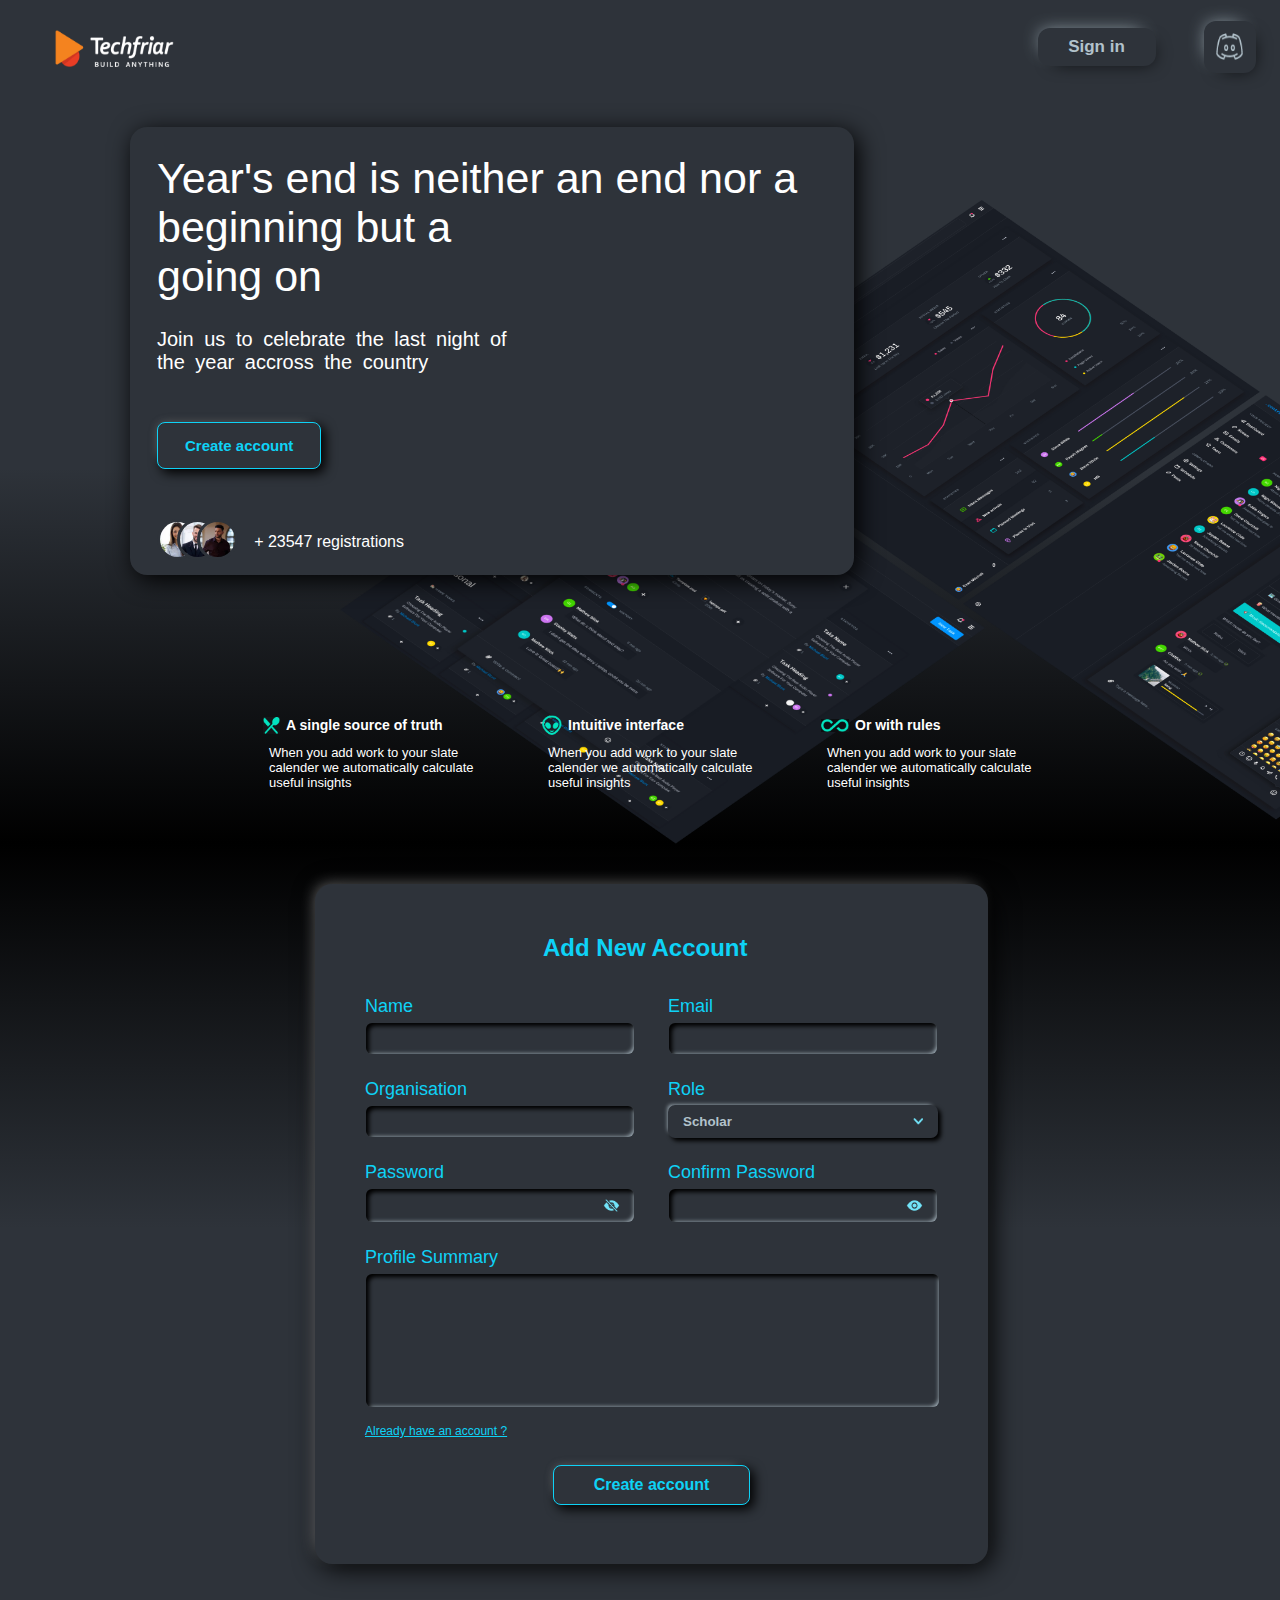
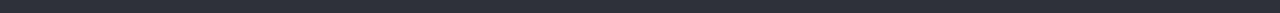
<file: landing_page_one/index.html>
<!DOCTYPE html>
<html lang="en">
	<head>
		<meta charset="UTF-8">
		<meta name="viewport" content="width=device-width, initial-scale=1.0">
		<script src="./javascript/password.js"></script>
		<link rel="stylesheet" href="./css/main.css">
		<link rel="stylesheet" href="./css/background.css">
		<link rel="stylesheet" href="./css/navbar.css">
		<link rel="stylesheet" href="./css/body_one.css">
		<link rel="stylesheet" href="./css/body_two.css">
		<title>Landing Page</title>
	</head>
	<body>
		<div class="main">

			<div class="navbar">	<!-- Top navigation bar start -->
				<div class="navbar-sub">
					<img src="./assets/navbar/logo.png" alt="logo" class="techfriar-logo">
					<div class="navbar-discord-signin">
						<a href="../landing_page_two/index.html#sign-in-form">
							<button class="signin-button">Sign in</button>
						</a>	
						<div class="discord-logo-div">
							<img src="./assets/navbar/discord.png" alt="discord">
						</div>
					</div>
				</div>
			</div>   <!--  Top navigation bar end -->

			<div class="body-one">
				<div class="text-div">
					<div class="text-div-sub">
						Year's end is neither an end nor a beginning but a  <br> going on
					</div>
					<div class="join-us-to">
						Join us to celebrate the last night of the year accross the country
					</div>
					<div class="create-account-div">
						<a href="#add-account-form">
							<button class="create-account-button">Create account</button>
						</a>
						<div class="registrations-div">
							<div class="circle-avatars">
								<span class="avatar">
									<img  src="./assets/registrations/p1.jpeg">
								</span>
								<span class="avatar">
									<img src="./assets/registrations/p2.jpeg">
								  </span>
								<span class="avatar">
									<img src="./assets/registrations/p3.jpeg">
								</span>
							</div>
							<div class="registration-count-text">
								+ 23547 registrations
							</div>
						</div>
					</div>
				</div>
				<div class="content-row">
					<div class="columns">
						<div class="column-top">
							<img class="icon1" src="./assets/row-icons/icon1.png" alt="icon1">
							<span class="column-title">A single source of truth</span>
						</div>
						<div class="column-desc">
							When you add work to your slate calender we automatically calculate useful insights
						</div>
					</div>
					<div class="columns">
						<div class="column-top">
							<img class="icon2" src="./assets/row-icons/icon2.png" alt="icon2">
							<span class="column-title">Intuitive interface</span>
						</div>
						<div class="column-desc">
							When you add work to your slate calender we automatically calculate useful insights
						</div>
					</div>
					<div class="columns">
						<div class="column-top">
							<img class="icon3" src="./assets/row-icons/icon3.png" alt="icon3">
							<span class="column-title">Or with rules</span>
						</div>
						<div class="column-desc">
							When you add work to your slate calender we automatically calculate useful insights
						</div>
					</div>
				</div>

				<!-- Background start -->
				<img class="bg1" src="./assets/background/bg1.png" alt="bg1">
				<img class="bg2" src="./assets/background/bg2.png" alt="bg2">
				<img class="bg3" src="./assets/background/bg3.png" alt="bg3">
				<!-- Background end -->
			</div>

			<div class="body-two" id="add-account-form">
				<div class="create-account-form-div">
					<div class="create-account-form-head">
						Add New Account
					</div>
					<div class="form-fields-row-div">
						<div class="form-field-div">
							<div class="field-title">Name</div>
							<div class="input-field-div">
								<input type="text" class="name">
							</div>
						</div>
						<div class="form-field-div">
							<div class="field-title">Email</div>
							<div class="input-field-div">
								<input type="email" class="name">
							</div>
						</div>
					</div>
					<div class="form-fields-row-div">
						<div class="form-field-div">
							<div class="field-title">Organisation</div>
							<div class="input-field-div">
								<input type="text" class="name">
							</div>
						</div>
						<div class="form-field-div">
							<div class="field-title">Role</div>
							<div class="role-field">
								<select id="select">
									<option>Scholar</option>
									<option>Option2</option>
									<option>Option3</option>
								</select>
								<img src="./assets/signup_form/arrow_down.png" alt="eye" id="arrow">
							</div>
						</div>
					</div>
					<div class="form-fields-row-div">
						<div class="form-field-div">
							<div class="field-title">Password</div>
							<div class="input-field-div">
								<input type="password" class="name" id="pass">
								<img src="./assets/signup_form/eye_close.png" alt="eye" onclick="passwordEye('pass')" id="eye1">
							</div>
						</div>
						<div class="form-field-div">
							<div class="field-title">Confirm Password</div>
							<div class="input-field-div">
								<input type="text" class="name" id="confm">
								<img src="./assets/signup_form/eye_open.png" alt="eye" onclick="passwordEye('confm')" id="eye2">
							</div>
						</div>
					</div>
					<div class="primary-summary-div">
						<div class="field-title">Profile Summary</div>
						<!-- <div class="primary-summary-text">
							Axie Infinity is a trading and battling game that 
							allows players to collect, breed, raise, battle, and trade 
							creatures known as "Axies" (characters based on axolotl), which are 
							digitized as NFTs. As of September 2021, the majority of players were based in the
							<br><br><br><br>
						</div> -->
						<textarea class="primary-summary-text" rows="7"></textarea>
					</div>
					<a href="../landing_page_two/index.html#sign-in-form">
						<div class="already-have-account">
							Already have an account ?
						</div>
					</a>
					<div class="create-account-form-button-div">
						<button class="create-account-form-button">Create account</button>
					</div>
				</div>
			</div>
			
		</div>
	</body>
</html>
</file>
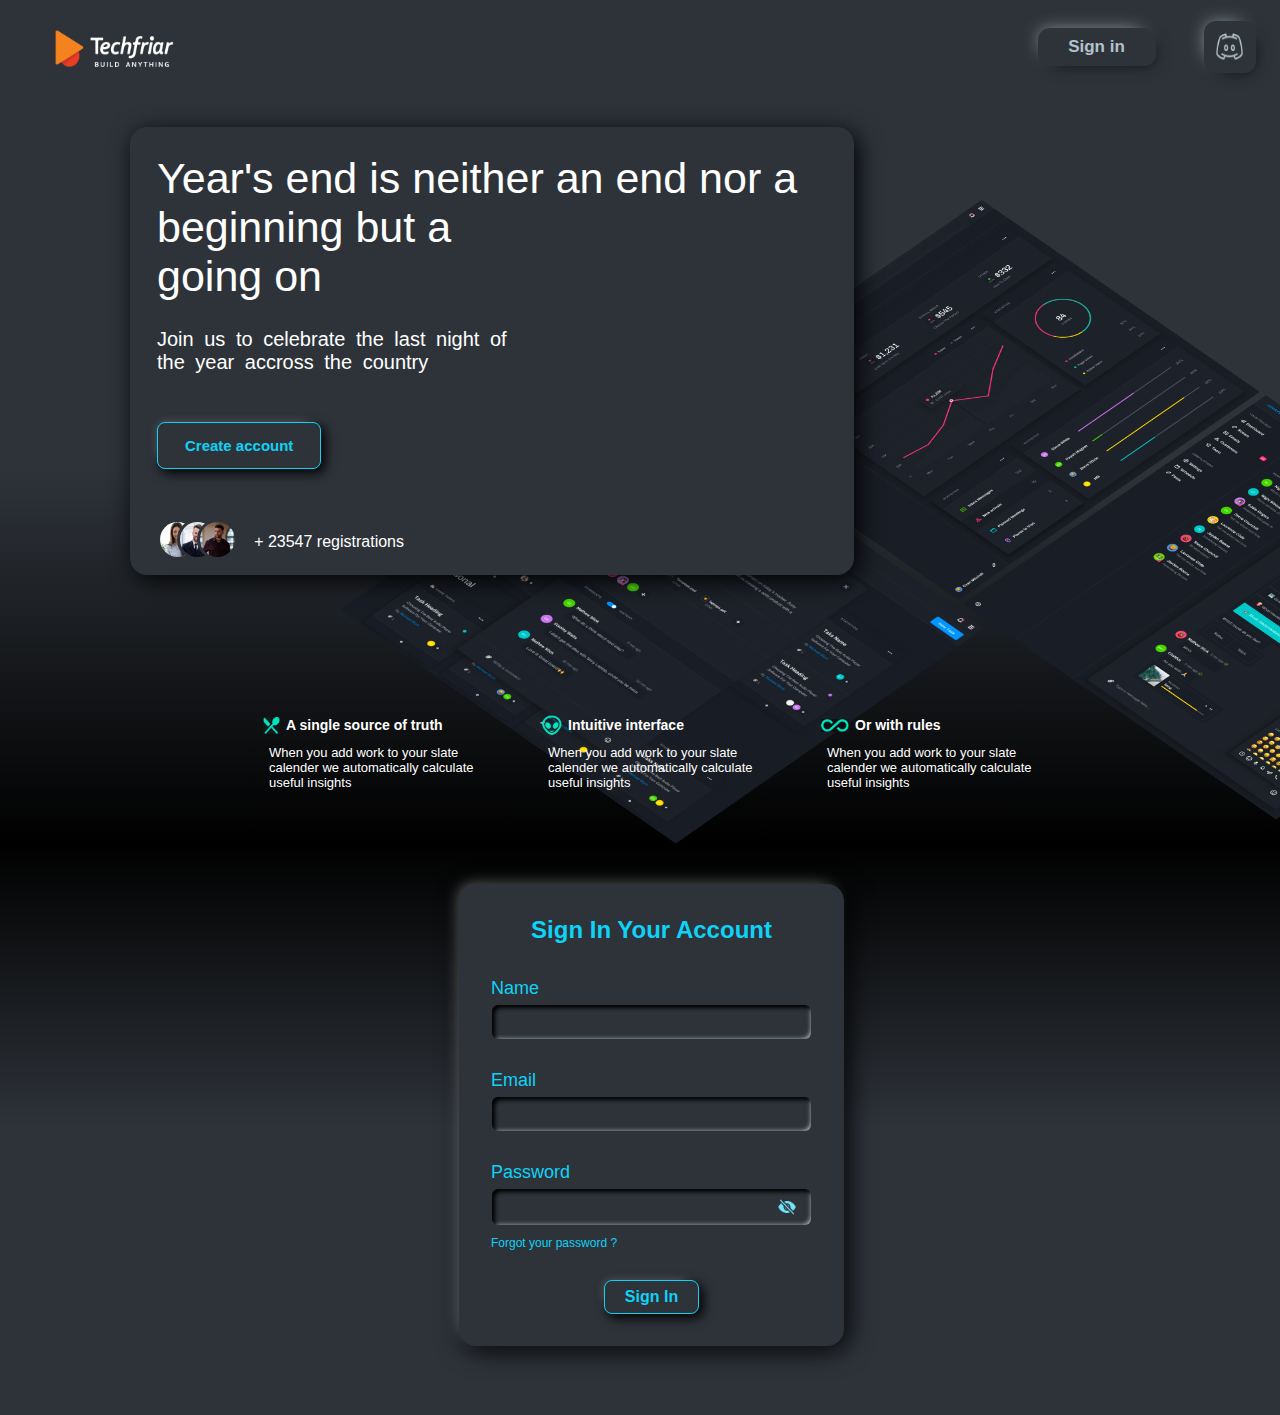
<file: landing_page_two/index.html>
<!DOCTYPE html>
<html lang="en">
	<head>
		<meta charset="UTF-8">
		<meta name="viewport" content="width=device-width, initial-scale=1.0">
		<script src="./javascript/password.js"></script>
		<link rel="stylesheet" href="./css/main.css">
		<link rel="stylesheet" href="./css/background.css">
		<link rel="stylesheet" href="./css/navbar.css">
		<link rel="stylesheet" href="./css/body_one.css">
		<link rel="stylesheet" href="./css/body_two.css">
		<title>Landing Page 2</title>
	</head>
	<body>
		<div class="main">

			<div class="navbar">	<!-- Top navigation bar start -->
				<div class="navbar-sub">
					<img src="./assets/navbar/logo.png" alt="logo" class="techfriar-logo">
					<div class="navbar-discord-signin">
						<a href="#sign-in-form">
							<button class="signin-button">Sign in</button>
						</a>
						<div class="discord-logo-div">
							<img src="./assets/navbar/discord.png" alt="discord">
						</div>
					</div>
				</div>
			</div>   <!--  Top navigation bar end -->

			<div class="body-one">
				<div class="text-div">
					<div class="text-div-sub">
						Year's end is neither an end nor a beginning but a  <br> going on
					</div>
					<div class="join-us-to">
						Join us to celebrate the last night of the year accross the country
					</div>
					<div class="create-account-div">
						<a href="../landing_page_one/index.html#add-account-form">
							<button class="create-account-button">Create account</button>
						</a>
						<div class="registrations-div">
							<div class="circle-avatars">
								<span class="avatar">
									<img  src="./assets/registrations/p1.jpeg">
								</span>
								<span class="avatar">
									<img src="./assets/registrations/p2.jpeg">
								  </span>
								<span class="avatar">
									<img src="./assets/registrations/p3.jpeg">
								</span>
							</div>
							<div class="registration-count-text">
								+ 23547 registrations
							</div>
						</div>
					</div>
				</div>
				<div class="content-row">
					<div class="columns">
						<div class="column-top">
							<img class="icon1" src="./assets/row-icons/icon1.png" alt="icon1">
							<span class="column-title">A single source of truth</span>
						</div>
						<div class="column-desc">
							When you add work to your slate calender we automatically calculate useful insights
						</div>
					</div>
					<div class="columns">
						<div class="column-top">
							<img class="icon2" src="./assets/row-icons/icon2.png" alt="icon2">
							<span class="column-title">Intuitive interface</span>
						</div>
						<div class="column-desc">
							When you add work to your slate calender we automatically calculate useful insights
						</div>
					</div>
					<div class="columns">
						<div class="column-top">
							<img class="icon3" src="./assets/row-icons/icon3.png" alt="icon3">
							<span class="column-title">Or with rules</span>
						</div>
						<div class="column-desc">
							When you add work to your slate calender we automatically calculate useful insights
						</div>
					</div>
				</div>

				<!-- Background start -->
				<img class="bg1" src="./assets/background/bg1.png" alt="bg1">
				<img class="bg2" src="./assets/background/bg2.png" alt="bg2">
				<img class="bg3" src="./assets/background/bg3.png" alt="bg3">
				<!-- Background end -->
			</div>

			<div class="body-two">
				<div class="sign-in-form-div" id="sign-in-form">
					<div class="sign-in-form-head">
						Sign In Your Account
					</div>
					<div class="field-tile">
						<div class="field-title">Name</div>
						<div class="text-field-div">
							<input type="text">
						</div>
					</div>
					<div class="field-tile">
						<div class="field-title">Email</div>
						<div class="text-field-div">
							<input type="email">
						</div>
					</div>
					<div class="field-tile">
						<div class="field-title">Password</div>
						<div class="text-field-div passs">
							<input type="password" id="pass">
							<img src="./assets/signup_form/eye_close.png" alt="eye" onclick="passwordEye()" id="eye">
						</div>
						<div class="forgot-pass">Forgot your password ?</div>
					</div>
					<div class="sign-in-button-div">
						<button>Sign In</button>
					</div>
				</div>
			</div>
			
		</div>
	</body>
</html>
</file>
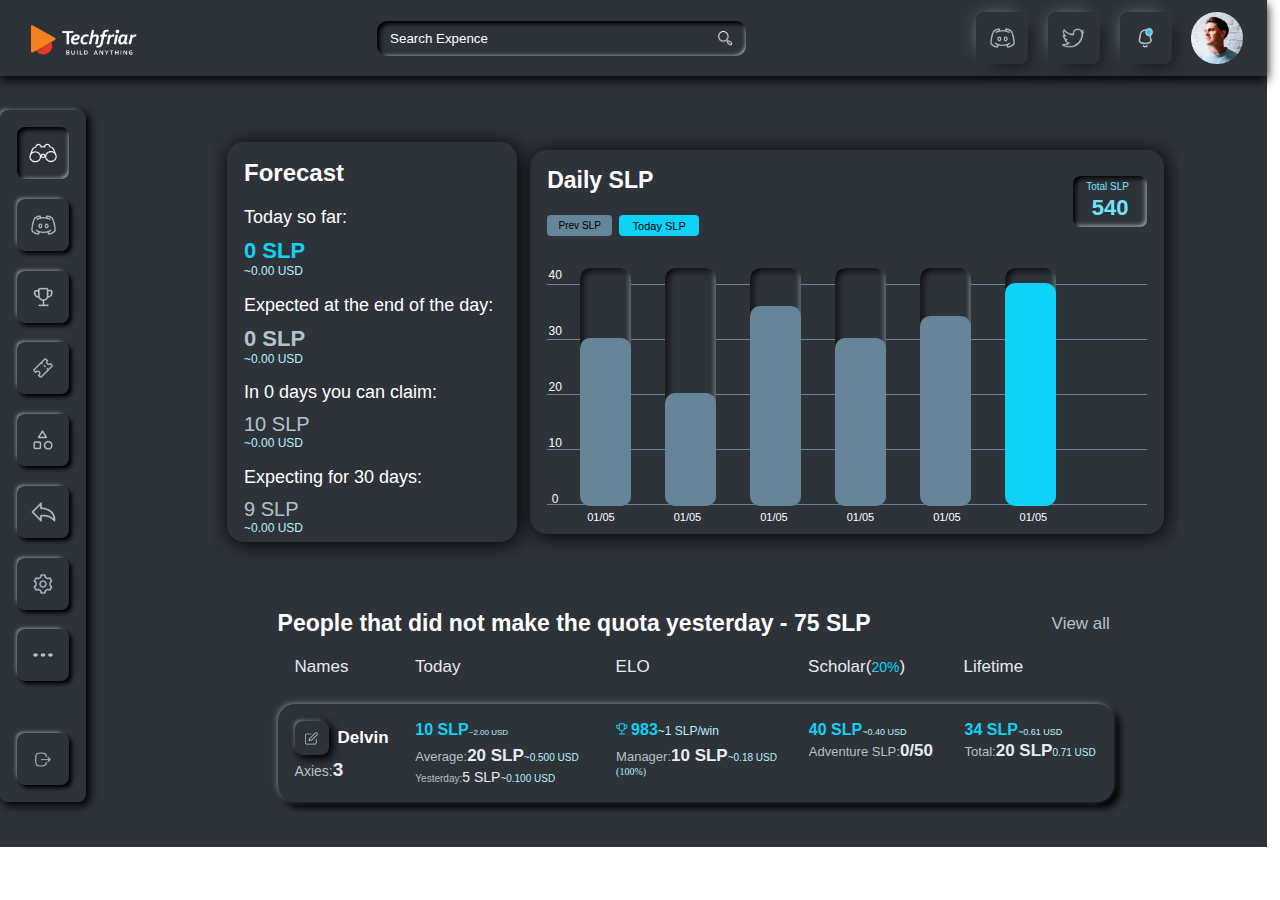
<file: overview_page/index.html>
<!DOCTYPE html>
<html lang="en">
    <head>
        <meta charset="UTF-8">
        <meta name="viewport" content="width=device-width, initial-scale=1.0">
        <meta name="description" content="overview page">
        <script src="./javascript/all.js"></script>
        <link rel="stylesheet" href="./css/full.css">
        <link rel="stylesheet" href="./css/left_navbar.css">
        <link rel="stylesheet" href="./css/top_navbar.css">
        <link rel="stylesheet" href="./css/right_side_top.css">
        <link rel="stylesheet" href="./css/right_side_bottom.css">
        <title>Overview Page</title>
    </head>
    <body>
        <div class="full">
            
            <div class="top-navbar">	<!-- Top navigation bar start -->
				<div class="top-navbar-sub">
					<img src="./assets/top_navbar/logo.png" alt="logo" class="techfriar-logo">
					<div class="search-bar-div">
                        <input type="text" value="Search Expence" placeholder="." name="name">
                        <img src="./assets/top_navbar/search.png" alt="search">
					</div>
                    <div class="buttons-row-div">
                        <div class="buttons-row-child">
                            <img src="./assets/top_navbar/discord.png" alt="icon" class="ico1">
                        </div>
                        <div class="buttons-row-child">
                            <img src="./assets/top_navbar/twitter.png" alt="icon" class="ico2">
                        </div>
                        <div class="buttons-row-child">
                            <img src="./assets/top_navbar/notification.png" alt="icon" class="ico3">
                        </div>
                        <img src="./assets/top_navbar/person.png" alt="person">
                    </div>
				</div>
			</div>   <!--  Top navigation bar end -->

            <div class="body"> <!-- Full body start -->

                <div class="left-navbar">
                    <div class="left-navbar-child current">
                        <img src="./assets/left_navbar/icon1.png" alt="icon" style="width: 28px; height: 20px">
                    </div>
                    <div class="left-navbar-child">
                        <img src="./assets/left_navbar/icon2.png" alt="icon" style="width: 25px; height: 20px">
                    </div>
                    <a href="../tracker_page/index.html">
                        <div class="left-navbar-child">
                            <img src="./assets/left_navbar/icon3.png" alt="icon" style="width: 20px; height: 20px">
                        </div>
                    </a>
                    <div class="left-navbar-child">
                        <img src="./assets/left_navbar/icon4.png" alt="icon" style="width: 20px; height: 20px">
                    </div>
                    <div class="left-navbar-child">
                        <img src="./assets/left_navbar/icon5.png" alt="icon" style="width: 20px; height: 20px">
                    </div>
                    <div class="left-navbar-child">
                        <img src="./assets/left_navbar/icon6.png" alt="icon" style="width: 25px; height: 20px">
                    </div>
                    <div class="left-navbar-child">
                        <img src="./assets/left_navbar/icon7.png" alt="icon" style="width: 20px; height: 20px">
                    </div>
                    <div class="left-navbar-child">
                        <img src="./assets/left_navbar/icon8.png" alt="icon" style="width: 20px; height: 4px">
                    </div>
                    <a href="../landing_page_two/index.html">
                        <div class="left-navbar-child exit-button">
                            <img src="./assets/left_navbar/icon9.png" alt="icon" style="width: 16px; height: 15px">
                        </div>
                    </a>
                </div>

                <div class="right-side">
                    <div class="right-side-top-div">
                        <div class="right-side-top-left">
                            <div class="right-side-top-left-head">
                                Forecast
                            </div>
                            <div class="right-side-top-left-column">
                                <div class="right-side-top-left-column-elements">
                                    <div class="right-side-top-left-column-elements-head">
                                        Today so far:
                                    </div>
                                    <div class="right-side-top-left-column-elements-slp" style="color: #0ED2F6;">
                                        0 SLP
                                    </div>
                                    <div class="right-side-top-left-column-elements-usd">
                                        ~0.00 USD
                                    </div>
                                </div>
                                <div class="right-side-top-left-column-elements">
                                    <div class="right-side-top-left-column-elements-head">
                                        Expected at the end of the day:
                                    </div>
                                    <div class="right-side-top-left-column-elements-slp" style="color: #B2C2CB;">
                                        0 SLP
                                    </div>
                                    <div class="right-side-top-left-column-elements-usd">
                                        ~0.00 USD
                                    </div>
                                </div>
                                <div class="right-side-top-left-column-elements">
                                    <div class="right-side-top-left-column-elements-head">
                                        In 0 days you can claim:
                                    </div>
                                    <div class="right-side-top-left-column-elements-slp last-two" style="color: #B2C2CB;">
                                        10 SLP
                                    </div>
                                    <div class="right-side-top-left-column-elements-usd">
                                        ~0.00 USD
                                    </div>
                                </div>
                                <div class="right-side-top-left-column-elements">
                                    <div class="right-side-top-left-column-elements-head">
                                        Expecting for 30 days:
                                    </div>
                                    <div class="right-side-top-left-column-elements-slp last-two" style="color: #B2C2CB;">
                                        9 SLP
                                    </div>
                                    <div class="right-side-top-left-column-elements-usd">
                                        ~0.00 USD
                                    </div>
                                </div>
                            </div>
                        </div>

                        <div class="right-side-top-right">
                            <div class="right-side-top-right-head-div">
                                <div class="right-side-top-right-head-div-leftside">
                                    <div class="daily-slp">
                                        Daily SLP
                                    </div>
                                    <div class="prev-slp-today-slp">
                                        <div class="prev-slp">Prev SLP</div>
                                        <div class="today-slp">Today SLP</div>
                                    </div>
                                </div>
                                <div class="right-side-top-right-head-div-rightside">
                                    <div class="total-slp">Total SLP</div>
                                    <div class="div-540">540</div>
                                </div>
                            </div>

                            <div class="chart-line-div">
                                <hr><hr><hr><hr><hr>
                            </div>

                            <div class="chart-rectangles-div">
                                <div class="chart-values-div">
                                    <div class="chart-values">40</div>
                                    <div class="chart-values">30</div>
                                    <div class="chart-values">20</div>
                                    <div class="chart-values">10</div>
                                    <div class="chart-values">0</div>
                                </div>
                                <div class="rectangle-background-div">
                                    <div class="color-rectangle" style="height: 168px;">&nbsp;</div>
                                </div>
                                <div class="rectangle-background-div">
                                    <div class="color-rectangle" style="height: 113px;">&nbsp;</div>
                                </div>
                                <div class="rectangle-background-div">
                                    <div class="color-rectangle" style="height: 200px;">&nbsp;</div>
                                </div>
                                <div class="rectangle-background-div">
                                    <div class="color-rectangle" style="height: 168px;">&nbsp;</div>
                                </div>
                                <div class="rectangle-background-div">
                                    <div class="color-rectangle" style="height: 190px;">&nbsp;</div>
                                </div>
                                <div class="rectangle-background-div">
                                    <div class="color-rectangle last-color-rectangle" style="height: 223px;">&nbsp;</div>
                                </div>
                            </div>
                            <div class="chart-bottom-values">
                                <div class="bottom-value">01/05</div>
                                <div class="bottom-value">01/05</div>
                                <div class="bottom-value">01/05</div>
                                <div class="bottom-value">01/05</div>
                                <div class="bottom-value">01/05</div>
                                <div class="bottom-value">01/05</div>
                            </div>

                        </div>

                    </div>

                    <div class="right-side-bottom-div">
                        <div class="right-side-bottom-head-div">
                            <div class="people-that">
                                People that did not make the quota yesterday - 75 SLP
                            </div>
                            <div class="view-all" onclick="viewAll(this)">View all</div>
                        </div>
                        <div class="right-side-bottom-table-div">
                            <div class="column-names-div">
                                <div class="column-name" style="width: 90px;">Names</div>
                                <div class="column-name" style="width: 170px;">Today</div>
                                <div class="column-name" style="width: 162px;">ELO</div>
                                <div class="column-name" style="display: flex; width:125px; align-items:baseline;">
                                    Scholar(<div style="color: #0ED2F6; font-size: 14px;">20%</div>)
                                </div>
                                <div class="column-name"  style="width: 132px;">Lifetime</div>
                            </div>

                            <div class="table-row">             <!-- Table content row one -->
                                <div class="table-row-column1">
                                    <div class="col1-layer-one">
                                        <div class="edit-icon-div">
                                            <img src="./assets/table_icons/edit.png" alt="edit">
                                        </div>
                                        <div class="delvin">Delvin</div>
                                    </div>
                                    <div class="col2-layer-two">Axies: <b>3</b></div>
                                </div>
                                <div class="table-row-column2">
                                    <div class="col2-layer-one">
                                        <div class="col2-layer-one-text-one">10 SLP</div>
                                        <div class="col2-layer-one-text-two">~2.00 USD</div>
                                    </div>
                                    <div class="col2-layer-two">
                                        <div class="col2-layer-two-text-one">Average:</div>
                                        <div class="col2-layer-two-text-two">20 SLP</div>
                                        <div class="col2-layer-two-text-three">~0.500 USD</div>
                                    </div>
                                    <div class="col2-layer-three">
                                        <div class="col2-layer-three-text-one">Yesterday:</div>
                                        <div class="col2-layer-three-text-two">5 SLP</div>
                                        <div class="col2-layer-three-text-three">~0.100 USD</div>
                                    </div>
                                </div>
                                <div class="table-row-column3">
                                    <div class="col3-layer-one">
                                        <img src="./assets/table_icons/cup.png" alt="cup">
                                        <div class="col3-layer-one-text-one">983</div>
                                        <div class="col3-layer-one-text-two">~1 SLP/win</div>
                                    </div>
                                    <div class="col3-layer-two">
                                        <div class="col3-layer-two-top">
                                            <div class="col3-layer-two-text-one">Manager:</div>
                                            <div class="col3-layer-two-text-two">10 SLP</div>
                                            <div class="col3-layer-two-text-three">~0.18 USD</div>
                                        </div>
                                        <div class="col3-layer-two-text-four">(100%)</div>
                                    </div>
                                </div>
                                <div class="table-row-column4">
                                    <div class="col4-layer-one">
                                        <div class="col4-layer-one-text-one">40 SLP</div>
                                        <div class="col4-layer-one-text-two">~0.40 USD</div>
                                    </div>
                                    <div class="col4-layer-two">
                                        <div class="col4-layer-two-text-one">Adventure SLP:</div>
                                        <div class="col4-layer-two-text-two">0/50</div>
                                    </div>
                                </div>
                                <div class="table-row-column5">
                                    <div class="col5-layer-one">
                                        <div class="col5-layer-one-text-one">34 SLP</div>
                                        <div class="col5-layer-one-text-two">~0.61 USD</div>
                                    </div>
                                    <div class="col5-layer-two">
                                        <div class="col5-layer-two-text-one">Total:</div>
                                        <div class="col5-layer-two-text-two">20 SLP</div>
                                        <div class="col5-layer-two-text-three">0.71 USD</div>
                                    </div>
                                </div>
                            </div>
                            <div class="table-row vanish-row" style="display: none;">             <!-- Table content row two -->
                                <div class="table-row-column1">
                                    <div class="col1-layer-one">
                                        <div class="edit-icon-div">
                                            <img src="./assets/table_icons/edit.png" alt="edit">
                                        </div>
                                        <div class="delvin">Delvin</div>
                                    </div>
                                    <div class="col2-layer-two">Axies: <b>3</b></div>
                                </div>
                                <div class="table-row-column2">
                                    <div class="col2-layer-one">
                                        <div class="col2-layer-one-text-one">10 SLP</div>
                                        <div class="col2-layer-one-text-two">~2.00 USD</div>
                                    </div>
                                    <div class="col2-layer-two">
                                        <div class="col2-layer-two-text-one">Average:</div>
                                        <div class="col2-layer-two-text-two">20 SLP</div>
                                        <div class="col2-layer-two-text-three">~0.500 USD</div>
                                    </div>
                                    <div class="col2-layer-three">
                                        <div class="col2-layer-three-text-one">Yesterday:</div>
                                        <div class="col2-layer-three-text-two">5 SLP</div>
                                        <div class="col2-layer-three-text-three">~0.100 USD</div>
                                    </div>
                                </div>
                                <div class="table-row-column3">
                                    <div class="col3-layer-one">
                                        <img src="./assets/table_icons/cup.png" alt="cup">
                                        <div class="col3-layer-one-text-one">983</div>
                                        <div class="col3-layer-one-text-two">~1 SLP/win</div>
                                    </div>
                                    <div class="col3-layer-two">
                                        <div class="col3-layer-two-top">
                                            <div class="col3-layer-two-text-one">Manager:</div>
                                            <div class="col3-layer-two-text-two">10 SLP</div>
                                            <div class="col3-layer-two-text-three">~0.18 USD</div>
                                        </div>
                                        <div class="col3-layer-two-text-four">(100%)</div>
                                    </div>
                                </div>
                                <div class="table-row-column4">
                                    <div class="col4-layer-one">
                                        <div class="col4-layer-one-text-one">40 SLP</div>
                                        <div class="col4-layer-one-text-two">~0.40 USD</div>
                                    </div>
                                    <div class="col4-layer-two">
                                        <div class="col4-layer-two-text-one">Adventure SLP:</div>
                                        <div class="col4-layer-two-text-two">0/50</div>
                                    </div>
                                </div>
                                <div class="table-row-column5">
                                    <div class="col5-layer-one">
                                        <div class="col5-layer-one-text-one">34 SLP</div>
                                        <div class="col5-layer-one-text-two">~0.61 USD</div>
                                    </div>
                                    <div class="col5-layer-two">
                                        <div class="col5-layer-two-text-one">Total:</div>
                                        <div class="col5-layer-two-text-two">20 SLP</div>
                                        <div class="col5-layer-two-text-three">0.71 USD</div>
                                    </div>
                                </div>
                            </div>
                            <div class="table-row vanish-row" style="display: none;">             <!-- Table content row three -->
                                <div class="table-row-column1">
                                    <div class="col1-layer-one">
                                        <div class="edit-icon-div">
                                            <img src="./assets/table_icons/edit.png" alt="edit">
                                        </div>
                                        <div class="delvin">Delvin</div>
                                    </div>
                                    <div class="col2-layer-two">Axies: <b>3</b></div>
                                </div>
                                <div class="table-row-column2">
                                    <div class="col2-layer-one">
                                        <div class="col2-layer-one-text-one">10 SLP</div>
                                        <div class="col2-layer-one-text-two">~2.00 USD</div>
                                    </div>
                                    <div class="col2-layer-two">
                                        <div class="col2-layer-two-text-one">Average:</div>
                                        <div class="col2-layer-two-text-two">20 SLP</div>
                                        <div class="col2-layer-two-text-three">~0.500 USD</div>
                                    </div>
                                    <div class="col2-layer-three">
                                        <div class="col2-layer-three-text-one">Yesterday:</div>
                                        <div class="col2-layer-three-text-two">5 SLP</div>
                                        <div class="col2-layer-three-text-three">~0.100 USD</div>
                                    </div>
                                </div>
                                <div class="table-row-column3">
                                    <div class="col3-layer-one">
                                        <img src="./assets/table_icons/cup.png" alt="cup">
                                        <div class="col3-layer-one-text-one">983</div>
                                        <div class="col3-layer-one-text-two">~1 SLP/win</div>
                                    </div>
                                    <div class="col3-layer-two">
                                        <div class="col3-layer-two-top">
                                            <div class="col3-layer-two-text-one">Manager:</div>
                                            <div class="col3-layer-two-text-two">10 SLP</div>
                                            <div class="col3-layer-two-text-three">~0.18 USD</div>
                                        </div>
                                        <div class="col3-layer-two-text-four">(100%)</div>
                                    </div>
                                </div>
                                <div class="table-row-column4">
                                    <div class="col4-layer-one">
                                        <div class="col4-layer-one-text-one">40 SLP</div>
                                        <div class="col4-layer-one-text-two">~0.40 USD</div>
                                    </div>
                                    <div class="col4-layer-two">
                                        <div class="col4-layer-two-text-one">Adventure SLP:</div>
                                        <div class="col4-layer-two-text-two">0/50</div>
                                    </div>
                                </div>
                                <div class="table-row-column5">
                                    <div class="col5-layer-one">
                                        <div class="col5-layer-one-text-one">34 SLP</div>
                                        <div class="col5-layer-one-text-two">~0.61 USD</div>
                                    </div>
                                    <div class="col5-layer-two">
                                        <div class="col5-layer-two-text-one">Total:</div>
                                        <div class="col5-layer-two-text-two">20 SLP</div>
                                        <div class="col5-layer-two-text-three">0.71 USD</div>
                                    </div>
                                </div>
                            </div>

                        </div>
                    </div>

                </div>

            </div> <!-- full body end -->

        </div>
    </body>
</html>
</file>
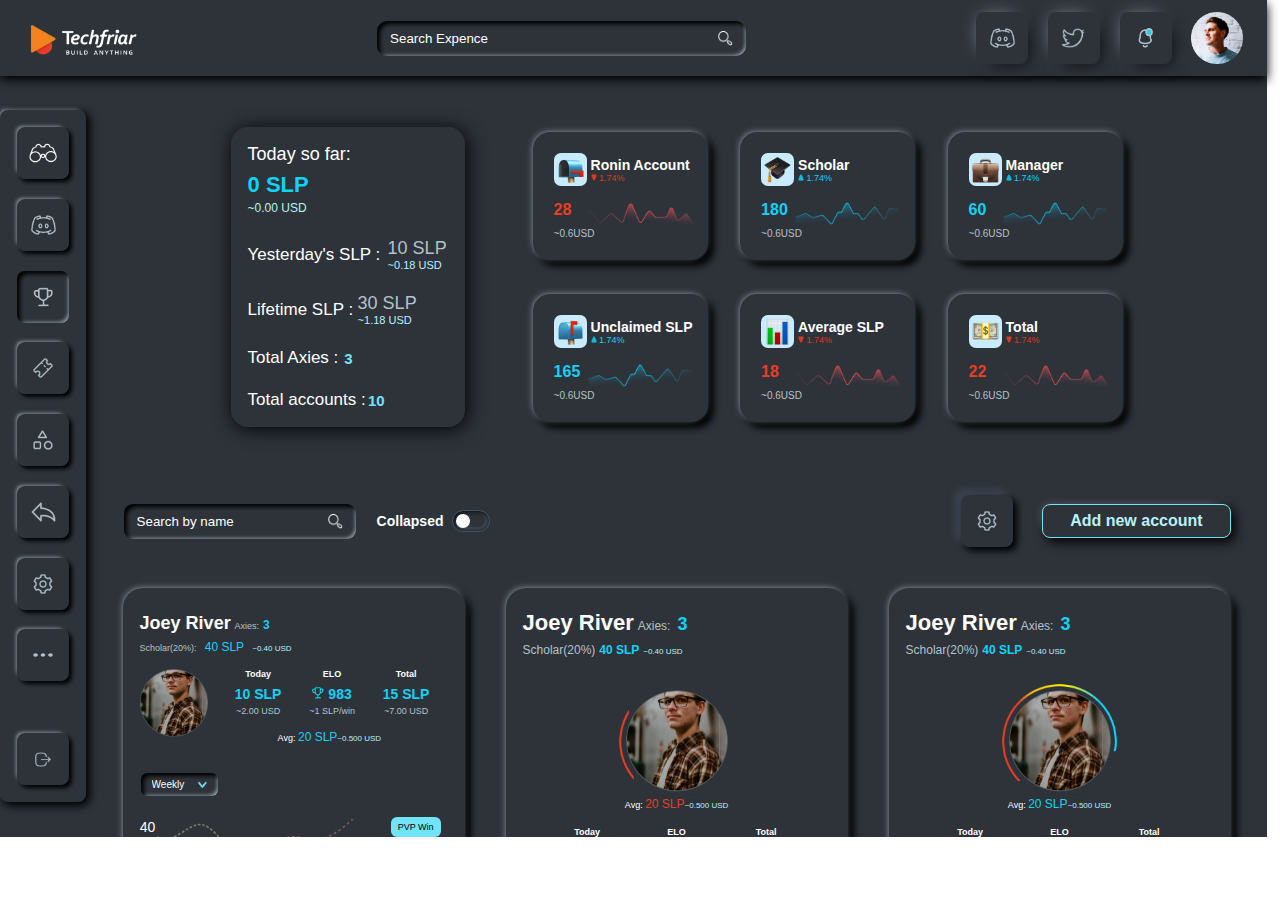
<file: tracker_page/index.html>
<!DOCTYPE html>
<html lang="en">
	<head>
		<meta charset="UTF-8">
		<meta name="description" content="description">
		<meta name="viewport" content="width=device-width, initial-scale=1.0">
		<script src="./javascript/scroll.js"></script>
		<link rel="stylesheet" href="./css/full.css">
		<link rel="stylesheet" href="./css/left_navbar.css">
		<link rel="stylesheet" href="./css/top_navbar.css">
		<link rel="stylesheet" href="./css/right_side_top.css">
		<link rel="stylesheet" href="./css/right_side_bottom.css">
		<title>Tracker Page</title>
	</head>
	<body>
		<div class="full">
			
			<div class="top-navbar">	<!-- Top navigation bar start -->
				<div class="top-navbar-sub">
					<img src="./assets/top_navbar/logo.png" alt="logo" class="techfriar-logo">
					<div class="search-bar-div">
						<input type="text" value="Search Expence" placeholder="." name="name">
						<img src="./assets/top_navbar/search.png" alt="search">
					</div>
					<div class="buttons-row-div">
						<div class="buttons-row-child">
							<img src="./assets/top_navbar/discord.png" alt="icon" class="ico1">
						</div>
						<div class="buttons-row-child">
							<img src="./assets/top_navbar/twitter.png" alt="icon" class="ico2">
						</div>
						<div class="buttons-row-child">
							<img src="./assets/top_navbar/notification.png" alt="icon" class="ico3">
						</div>
						<img src="./assets/top_navbar/person.png" alt="person">
					</div>
				</div>
			</div>   <!--  Top navigation bar end -->

			<div class="body"> <!-- Full body start -->

				<div class="left-navbar"> <!-- left navbar start -->
					<a href="../overview_page/index.html">
						<div class="left-navbar-child">
							<img src="./assets/left_navbar/icon1.png" alt="icon" style="width: 28px; height: 20px">
						</div>
					</a>
					<div class="left-navbar-child">
						<img src="./assets/left_navbar/icon2.png" alt="icon" style="width: 25px; height: 20px">
					</div>
					<div class="left-navbar-child current">
						<img src="./assets/left_navbar/icon3.png" alt="icon" style="width: 20px; height: 20px">
					</div>
					<div class="left-navbar-child">
						<img src="./assets/left_navbar/icon4.png" alt="icon" style="width: 20px; height: 20px">
					</div>
					<div class="left-navbar-child">
						<img src="./assets/left_navbar/icon5.png" alt="icon" style="width: 20px; height: 20px">
					</div>
					<div class="left-navbar-child">
						<img src="./assets/left_navbar/icon6.png" alt="icon" style="width: 25px; height: 20px">
					</div>
					<div class="left-navbar-child">
						<img src="./assets/left_navbar/icon7.png" alt="icon" style="width: 20px; height: 20px">
					</div>
					<div class="left-navbar-child">
						<img src="./assets/left_navbar/icon8.png" alt="icon" style="width: 20px; height: 4px">
					</div>
					<a href="../landing_page_two/index.html">
						<div class="left-navbar-child exit-button">
							<img src="./assets/left_navbar/icon9.png" alt="icon" style="width: 16px; height: 15px">
						</div>
					</a>
				</div> <!-- left navbar end -->

				<div class="right-side"> <!-- right side of left navbar start -->
					<div class="right-side-top-main"> <!-- right side top start-->
						<div class="right-side-top-left-div"> <!-- right side top left div with columns start -->
							<div class="right-side-top-left-column1">  <!-- column one -->
								<div class="right-side-top-left-column1-text1">
									Today so far:
								</div>
								<div class="right-side-top-left-column1-text2">
									0 SLP
								</div>
								<div class="right-side-top-left-column1-text3">
									~0.00 USD
								</div>
							</div>
							<div class="right-side-top-left-column2">  <!-- column two -->
								<div class="right-side-top-left-column2-text1">Yesterday's SLP :</div>
								<div class="right-side-top-left-column2-text2-text3-div">
									<div class="right-side-top-left-column2-text2">10 SLP</div>
									<div class="right-side-top-left-column2-text3">~0.18 USD</div>
								</div>
							</div>
							<div class="right-side-top-left-column3">  <!-- column three -->
								<div class="right-side-top-left-column3-text1">Lifetime SLP :</div>
								<div class="right-side-top-left-column3-text2-text3-div">
									<div class="right-side-top-left-column3-text2">30 SLP</div>
									<div class="right-side-top-left-column3-text3">~1.18 USD</div>
								</div>
							</div>
							<div class="right-side-top-left-column4">  <!-- column four -->
								<div class="right-side-top-left-column4-text1">Total Axies :</div>
								<div class="right-side-top-left-column4-text2">3</div>
							</div>
							<div class="right-side-top-left-column5">  <!-- column five -->
								<div class="right-side-top-left-column5-text1">Total accounts :</div>
								<div class="right-side-top-left-column5-text2">10</div>
							</div>
						 </div>			          				<!-- right side top left div with columns end  -->

						<div class="right-side-top-right-div"> <!-- right side top right div start -->

							<div class="right-side-top-right-row"> <!-- three elements row-->
								<div class="row-element"> <!-- row element one start -->
									<div class="row-element-top-div">
										<div class="top-div-icon-div">
											<img src="./assets/right_side_top/icon1.png" alt="icon1">
										</div>
										<div class="top-div-text1-text2">
											<div class="top-div-text1">Ronin Account</div>
											<div class="top-div-text2" style="color: #DA3922;">
												<img src="./assets/right_side_top/down_arrow.png" alt="up">
												1.74%
											</div>
										</div>
									</div>
									<div class="row-element-bottom-div">
										<div class="bottom-div-text1-icon1">
											<div class="bottom-div-text1" style="color: #E93D25;">28</div>
											<img src="./assets/right_side_top/graph_red.png" alt="graph">
										</div>
										<div class="bottom-div-text2">~0.6USD</div>
									</div>
								</div> <!-- row element one end -->

								<div class="row-element"> <!-- row element two start -->
									<div class="row-element-top-div">
										<div class="top-div-icon-div">
											<img src="./assets/right_side_top/icon2.png" alt="icon1">
										</div>
										<div class="top-div-text1-text2">
											<div class="top-div-text1">Scholar</div>
											<div class="top-div-text2" style="color: #0ED2F6;">
												<img src="./assets/right_side_top/up_arrow.png" alt="up">
												1.74%
											</div>
										</div>
									</div>
									<div class="row-element-bottom-div">
										<div class="bottom-div-text1-icon1">
											<div class="bottom-div-text1" style="color: #0ED2F6;">180</div>
											<img src="./assets/right_side_top/graph_blue.png" alt="graph">
										</div>
										<div class="bottom-div-text2">~0.6USD</div>
									</div>
								</div> <!-- row element two end -->

								<div class="row-element"> <!-- row element three start -->
									<div class="row-element-top-div">
										<div class="top-div-icon-div">
											<img src="./assets/right_side_top/icon3.png" alt="icon1">
										</div>
										<div class="top-div-text1-text2">
											<div class="top-div-text1">Manager</div>
											<div class="top-div-text2" style="color: #0ED2F6;">
												<img src="./assets/right_side_top/up_arrow.png" alt="up">
												1.74%
											</div>
										</div>
									</div>
									<div class="row-element-bottom-div">
										<div class="bottom-div-text1-icon1">
											<div class="bottom-div-text1" style="color: #0ED2F6">60</div>
											<img src="./assets/right_side_top/graph_blue.png" alt="graph">
										</div>
										<div class="bottom-div-text2">~0.6USD</div>
									</div>
								</div> <!-- row element three end -->
							</div>

							<div class="right-side-top-right-row"> <!-- three elements row-->
								<div class="row-element"> <!-- row element four start -->
									<div class="row-element-top-div">
										<div class="top-div-icon-div">
											<img src="./assets/right_side_top/icon4.png" alt="icon1">
										</div>
										<div class="top-div-text1-text2">
											<div class="top-div-text1">Unclaimed SLP</div>
											<div class="top-div-text2" style="color: #0ED2F6;">
												<img src="./assets/right_side_top/up_arrow.png" alt="up">
												1.74%
											</div>
										</div>
									</div>
									<div class="row-element-bottom-div">
										<div class="bottom-div-text1-icon1">
											<div class="bottom-div-text1" style="color: #0ED2F6;">165</div>
											<img src="./assets/right_side_top/graph_blue.png" alt="graph">
										</div>
										<div class="bottom-div-text2">~0.6USD</div>
									</div>
								</div> <!-- row element four end -->

								<div class="row-element"> <!-- row element five start -->
									<div class="row-element-top-div">
										<div class="top-div-icon-div">
											<img src="./assets/right_side_top/icon5.png" alt="icon1">
										</div>
										<div class="top-div-text1-text2">
											<div class="top-div-text1">Average SLP</div>
											<div class="top-div-text2" style="color: #DA3922;">
												<img src="./assets/right_side_top/down_arrow.png" alt="up">
												1.74%
											</div>
										</div>
									</div>
									<div class="row-element-bottom-div">
										<div class="bottom-div-text1-icon1">
											<div class="bottom-div-text1" style="color: #E93D25;">18</div>
											<img src="./assets/right_side_top/graph_red.png" alt="graph">
										</div>
										<div class="bottom-div-text2">~0.6USD</div>
									</div>
								</div> <!-- row element five end -->

								<div class="row-element"> <!-- row element six start -->
									<div class="row-element-top-div">
										<div class="top-div-icon-div">
											<img src="./assets/right_side_top/icon6.png" alt="icon1">
										</div>
										<div class="top-div-text1-text2">
											<div class="top-div-text1">Total</div>
											<div class="top-div-text2" style="color: #DA3922;">
												<img src="./assets/right_side_top/down_arrow.png" alt="up">
												1.74%
											</div>
										</div>
									</div>
									<div class="row-element-bottom-div">
										<div class="bottom-div-text1-icon1">
											<div class="bottom-div-text1" style="color: #E93D25;">22</div>
											<img src="./assets/right_side_top/graph_red.png" alt="graph">
										</div>
										<div class="bottom-div-text2">~0.6USD</div>
									</div>
								</div> <!-- row element six end -->
							</div>
							
						</div> 									<!-- right side top right div end -->

					</div> <!-- right side top end-->
					<div class="right-side-bottom-main">
						<div class="right-side-bottom-div-top-navbar"> <!-- bottom div top navbar start -->
							<div class="right-side-bottom-div-top-navbar-left-div">
								<div class="left-div-search-bar-div">
									<input type="text" name="search" value="Search by name" placeholder=".">
									<img src="./assets/right_side_bottom/top_nav/search.png" alt="search">
								</div>
								<div class="left-div-collapsed-and-toggle-div">
									<div class="collapsed">Collapsed</div>
									<div class="toggle-div" onclick="collapse(this)">
										<!-- <img src="./assets/right_side_bottom/top_nav/ellipse.png" alt="ellipse"> -->
										<div class="circle">&nbsp;</div>
									</div>
								</div>
							</div>
							<div class="right-side-bottom-div-top-navbar-right-div">
								<div class="right-div-settings-button-div">
									<img src="./assets/right_side_bottom/top_nav/settings.png" alt="settings">
								</div>
								<div class="right-div-add-new-account-button-div">
									Add new account
								</div>
							</div>
						</div> <!-- bottom div top navbar end -->
						<div class="right-side-bottom-grid-view">
							<div class="right-side-bottom-grid-view-top-row">
								<div class="grid-view-tile">  <!-- tile one start -->
									<div class="tile-top-div">
										<div class="tile-top-div-top-row">
											<div class="tile-top-div-top-row-text1">Joey River</div>
											<div class="tile-top-div-top-row-text2">Axies:</div>
											<div class="tile-top-div-top-row-text3">3</div>
										</div>
										<div class="tile-top-div-bottom-row">
											<div class="tile-top-div-bottom-row-text1">Scholar(20%): </div>
											<div class="tile-top-div-bottom-row-text2"> 40 SLP</div>
											<div class="tile-top-div-bottom-row-text3">~0.40 USD</div>
										</div>
									</div>
									<div class="tile-second-row-div">
										<img src="./assets/right_side_bottom/grid_tile/person.png" alt="person">
										<div class="tile-second-row-right-side-row-div">
											<div class="tile-second-row-right-side-row-top">
												<div class="right-side-row-top-divs">
													<div class="right-side-row-top-divs-text1">Today</div>
													<div class="right-side-row-top-divs-text2">10 SLP</div>
													<div class="right-side-row-top-divs-text3">~2.00 USD</div>
												</div>
												<div class="right-side-row-top-divs">
													<div class="right-side-row-top-divs-text1">ELO</div>
													<div class="right-side-row-top-divs-text2">
														<img src="./assets/right_side_bottom/grid_tile/cup_blue.png" alt="cup">
														983
													</div>
													<div class="right-side-row-top-divs-text3">~1 SLP/win</div>
												</div>
												<div class="right-side-row-top-divs">
													<div class="right-side-row-top-divs-text1">Total</div>
													<div class="right-side-row-top-divs-text2">15 SLP</div>
													<div class="right-side-row-top-divs-text3">~7.00 USD</div>
												</div>
											</div>
											<div class="tile-second-row-right-side-row-bottom">
												<div class="side-row-bottom-text1">Avg:&nbsp;</div>
												<div class="side-row-bottom-text2">20 SLP</div>
												<div class="side-row-bottom-text3">~0.500 USD</div>
											</div>
										</div>
									</div>
									<div class="tile-third-row-div">
										<div class="tile-third-row-top">
											<div class="tile-third-row-top-dropdown-div">
												<select name="dropdown" id="id">
													<option>Weekly</option>
													<option>Daily</option>
													<option>Daily</option>
												</select>
												<img src="./assets/right_side_bottom/grid_tile/down_arrow.png" alt="arrow">
											</div>
										</div>
										<div class="tile-third-row-graph-main-div">
											<div class="tile-third-row-graph-left-div">
												<div class="div-40-30-20">
													<div class="div-40-30-20-el">40</div>
													<div class="div-40-30-20-el">30</div>
													<div class="div-40-30-20-el">20</div>
													<div class="div-40-30-20-el">10</div>
													<div class="div-40-30-20-el">0</div>
												</div>
												<div class="graph-5-6-7-div">
													<div class="graph-div">
														<img src="./assets/right_side_bottom/grid_tile/lines/line1.png" alt="line" style="top: 0">
														<img src="./assets/right_side_bottom/grid_tile/lines/line2.png" alt="line" style="top: -5px">
														<img src="./assets/right_side_bottom/grid_tile/lines/line3.png" alt="line" style="top: 20px">
														<img src="./assets/right_side_bottom/grid_tile/lines/line4.png" alt="line" style="top: 35px">
														<img src="./assets/right_side_bottom/grid_tile/lines/line5.png" alt="line" style="top: 52px">
													</div>
													<div class="div-5-6-7">
														<div class="div-5-6-7-el">5</div>
														<div class="div-5-6-7-el">6</div>
														<div class="div-5-6-7-el">7</div>
														<div class="div-5-6-7-el">&nbsp;</div>
														<img src="./assets/right_side_bottom/grid_tile/number_8.png" alt="8" class="digit-8">
														<img src="./assets/right_side_bottom/grid_tile/blue_circle.png" alt="8" class="circle">
														<div class="div-5-6-7-el">9</div>
														<div class="div-5-6-7-el">10</div>
														<div class="div-5-6-7-el">11</div>
														<img src="./assets/right_side_bottom/grid_tile/blue_line.png" alt="line" class="line">
													</div>
												</div>
											</div>
											<div class="tile-third-row-graph-right-div">
												<div class="right-div-buttons" style="background-color: #72E4F9;">PVP Win</div>
												<div class="right-div-buttons" style="background-color: #FF9B9B;">PVP Lose</div>
												<div class="right-div-buttons" style="background-color: #F6FF93;">PVP Draw</div>
												<div class="right-div-buttons" style="background-color: #4F98FF;">PVP Win</div>
												<div class="right-div-buttons" style="background-color: #DF9CFF;">PVP Lose</div>
											</div>
										</div>
									</div>
									<div class="tile-last-row-div">
										<div class="tile-last-row-button1">
											<img src="./assets/right_side_bottom/grid_tile/card.png" alt="card">
										</div>
										<div class="tile-last-row-button2">Close</div>
										<div class="tile-last-row-button3">
											<img src="./assets/right_side_bottom/grid_tile/edit.png" alt="edit">
										</div>
									</div>
								</div> <!-- tile one end -->
								<div class="grid-view-tile">  <!-- tile two start -->
									<div class="grid-tile-first-row"> <!-- row 1 start -->
										<div class="grid-tile-first-row-top-div">
											<div class="grid-tile-first-row-top-div-text1">Joey River</div>
											<div class="grid-tile-first-row-top-div-text2">Axies:&nbsp;</div>
											<div class="grid-tile-first-row-top-div-text3">3</div>
										</div>
										<div class="grid-tile-first-row-bottom-div">
											<div class="grid-tile-first-row-bottom-div-text1">Scholar(20%)</div>
											<div class="grid-tile-first-row-bottom-div-text2">40 SLP</div>
											<div class="grid-tile-first-row-bottom-div-text3">~0.40 USD</div>
										</div>
									</div> <!-- row 1 end -->
									<div class="grid-tile-second-row"> <!-- row 2 start -->
										<div class="grid-tile-second-row-top-div">
											<img src="./assets/right_side_bottom/grid_tile/person.png" alt="person">
											<img src="./assets/right_side_bottom/grid_tile/circle_borders/small.png" alt="border" class="bb">
											<div class="text-div">
												<div class="text-div-text1">Avg:&nbsp;</div>
												<div class="text-div-text2"  style="color: #E93D25;">20 SLP</div>
												<div class="text-div-text3">~0.500 USD</div>
											</div>
										</div>
										<div class="grid-tile-second-row-bottom-div">
											<div class="bottom-div-divs">
												<div class="bottom-div-divs-text1">Today</div>
												<div class="bottom-div-divs-text2" style="color: #E93D25;">10 SLP</div>
												<div class="bottom-div-divs-text3">~2.00 USD</div>
											</div>
											<div class="bottom-div-divs">
												<div class="bottom-div-divs-text1">ELO</div>
												<div class="bottom-div-divs-text2" style="color: #E93D25;">
													<img src="./assets/right_side_bottom/grid_tile/cup_red.png" alt="cup">
													983
												</div>
												<div class="bottom-div-divs-text3">~1 SLP/win</div>
											</div>
											<div class="bottom-div-divs">
												<div class="bottom-div-divs-text1">Total</div>
												<div class="bottom-div-divs-text2" style="color: #E93D25;">15 SLP</div>
												<div class="bottom-div-divs-text3">~7.00 USD</div>
											</div>
										</div>
									</div> <!-- row 2 end -->
									<div class="grid-tile-third-row"> <!-- row 3 start -->
										<div class="grid-tile-third-row-top-div">
											<div class="grid-tile-third-row-top-left-div">
												<div class="grid-tile-third-row-top-text">Yesterday</div>
												<div class="grid-tile-third-row-all-bottom-div">
													<div class="grid-tile-third-row-top-left-bottom-div-text1">5 SLP</div>
													<div class="grid-tile-third-row-all-bottom-div-text2">~1.18 USD</div>
												</div>
											</div>
											<div class="grid-tile-third-row-top-middle-div">
												<div class="grid-tile-third-row-top-text">Manager(100%)</div>
												<div class="grid-tile-third-row-all-bottom-div">
													<div class="grid-tile-third-row-top-middle-bottom-div-text1">10 SLP</div>
													<div class="grid-tile-third-row-all-bottom-div-text2">~0.18 USD</div>
												</div>
											</div>
											<div class="grid-tile-third-row-top-right-div">
												<div class="grid-tile-third-row-top-text">Lifetime</div>
												<div class="grid-tile-third-row-all-bottom-div">
													<div class="grid-tile-third-row-top-right-bottom-div-text1">34 SLP</div>
													<div class="grid-tile-third-row-all-bottom-div-text2">~8.18 USD</div>
												</div>
											</div>
										</div>
										<div class="grid-tile-third-row-bottom-div">
											<div class="grid-tile-third-row-bottom-left-div">
												<div class="grid-tile-third-row-top-text">In Ronin</div>
												<div class="grid-tile-third-row-all-bottom-div">
													<div class="grid-tile-third-row-bottom-left-bottom-div-text1">10 SLP</div>
													<div class="grid-tile-third-row-all-bottom-div-text2">~3.18 USD</div>
												</div>
											</div>
											<div class="grid-tile-third-row-bottom-middle-div">
												<div class="grid-tile-third-row-top-text">Unclaimed SLP</div>
												<div class="grid-tile-third-row-all-bottom-div">
													<div class="grid-tile-third-row-bottom-middle-bottom-div-text1">25 SLP</div>
													<div class="grid-tile-third-row-all-bottom-div-text2">~61.18 USD</div>
												</div>
											</div>
											<div class="grid-tile-third-row-bottom-right-div">
												<div class="grid-tile-third-row-top-text">Next SLP</div>
												<div class="grid-tile-third-row-all-bottom-div">
													<div class="grid-tile-third-row-bottom-right-bottom-div-text1">Claim is ready</div>
												</div>
											</div>
										</div>
									</div> <!-- row 3 end -->
									<div class="grid-tile-fourth-row"> <!-- row 4 start -->
										<button class="grid-tile-fourth-row-details-button">Details</button>
										<div class="grid-tile-fourth-row-edit-button">
											<img src="./assets/right_side_bottom/grid_tile/edit.png" alt="edit">
										</div>
									</div> <!-- row 4 end -->
								</div> <!-- tile two end -->
								<div class="grid-view-tile">  <!-- tile three start -->
									<div class="grid-tile-first-row"> <!-- row 1 start -->
										<div class="grid-tile-first-row-top-div">
											<div class="grid-tile-first-row-top-div-text1">Joey River</div>
											<div class="grid-tile-first-row-top-div-text2">Axies:&nbsp;</div>
											<div class="grid-tile-first-row-top-div-text3">3</div>
										</div>
										<div class="grid-tile-first-row-bottom-div">
											<div class="grid-tile-first-row-bottom-div-text1">Scholar(20%)</div>
											<div class="grid-tile-first-row-bottom-div-text2">40 SLP</div>
											<div class="grid-tile-first-row-bottom-div-text3">~0.40 USD</div>
										</div>
									</div> <!-- row 1 end -->
									<div class="grid-tile-second-row"> <!-- row 2 start -->
										<div class="grid-tile-second-row-top-div">
											<img src="./assets/right_side_bottom/grid_tile/person.png" alt="person">
											<img src="./assets/right_side_bottom/grid_tile/circle_borders/big.png" alt="border" class="bb">
											<div class="text-div">
												<div class="text-div-text1">Avg:&nbsp;</div>
												<div class="text-div-text2"  style="color: #0ED2F6;">20 SLP</div>
												<div class="text-div-text3">~0.500 USD</div>
											</div>
										</div>
										<div class="grid-tile-second-row-bottom-div">
											<div class="bottom-div-divs">
												<div class="bottom-div-divs-text1">Today</div>
												<div class="bottom-div-divs-text2" style="color: #0ED2F6;">10 SLP</div>
												<div class="bottom-div-divs-text3">~2.00 USD</div>
											</div>
											<div class="bottom-div-divs">
												<div class="bottom-div-divs-text1">ELO</div>
												<div class="bottom-div-divs-text2" style="color: #0ED2F6;">
													<img src="./assets/right_side_bottom/grid_tile/cup_blue.png" alt="cup">
													983
												</div>
												<div class="bottom-div-divs-text3">~1 SLP/win</div>
											</div>
											<div class="bottom-div-divs">
												<div class="bottom-div-divs-text1">Total</div>
												<div class="bottom-div-divs-text2" style="color: #0ED2F6;">15 SLP</div>
												<div class="bottom-div-divs-text3">~7.00 USD</div>
											</div>
										</div>
									</div> <!-- row 2 end -->
									<div class="grid-tile-third-row"> <!-- row 3 start -->
										<div class="grid-tile-third-row-top-div">
											<div class="grid-tile-third-row-top-left-div">
												<div class="grid-tile-third-row-top-text">Yesterday</div>
												<div class="grid-tile-third-row-all-bottom-div">
													<div class="grid-tile-third-row-top-left-bottom-div-text1">5 SLP</div>
													<div class="grid-tile-third-row-all-bottom-div-text2">~1.18 USD</div>
												</div>
											</div>
											<div class="grid-tile-third-row-top-middle-div">
												<div class="grid-tile-third-row-top-text">Manager(100%)</div>
												<div class="grid-tile-third-row-all-bottom-div">
													<div class="grid-tile-third-row-top-middle-bottom-div-text1">10 SLP</div>
													<div class="grid-tile-third-row-all-bottom-div-text2">~0.18 USD</div>
												</div>
											</div>
											<div class="grid-tile-third-row-top-right-div">
												<div class="grid-tile-third-row-top-text">Lifetime</div>
												<div class="grid-tile-third-row-all-bottom-div">
													<div class="grid-tile-third-row-top-right-bottom-div-text1">34 SLP</div>
													<div class="grid-tile-third-row-all-bottom-div-text2">~8.18 USD</div>
												</div>
											</div>
										</div>
										<div class="grid-tile-third-row-bottom-div">
											<div class="grid-tile-third-row-bottom-left-div">
												<div class="grid-tile-third-row-top-text">In Ronin</div>
												<div class="grid-tile-third-row-all-bottom-div">
													<div class="grid-tile-third-row-bottom-left-bottom-div-text1">10 SLP</div>
													<div class="grid-tile-third-row-all-bottom-div-text2">~3.18 USD</div>
												</div>
											</div>
											<div class="grid-tile-third-row-bottom-middle-div">
												<div class="grid-tile-third-row-top-text">Unclaimed SLP</div>
												<div class="grid-tile-third-row-all-bottom-div">
													<div class="grid-tile-third-row-bottom-middle-bottom-div-text1">25 SLP</div>
													<div class="grid-tile-third-row-all-bottom-div-text2">~61.18 USD</div>
												</div>
											</div>
											<div class="grid-tile-third-row-bottom-right-div">
												<div class="grid-tile-third-row-top-text">Next SLP</div>
												<div class="grid-tile-third-row-all-bottom-div">
													<div class="grid-tile-third-row-bottom-right-bottom-div-text1">Claim is ready</div>
												</div>
											</div>
										</div>
									</div> <!-- row 3 end -->
									<div class="grid-tile-fourth-row"> <!-- row 4 start -->
										<button class="grid-tile-fourth-row-details-button">Details</button>
										<div class="grid-tile-fourth-row-edit-button">
											<img src="./assets/right_side_bottom/grid_tile/edit.png" alt="edit">
										</div>
									</div> <!-- row 4 end -->
								</div> <!-- tile three end -->
							</div>
							<div class="right-side-bottom-grid-view-top-row vanish" style="margin-top: 55px; display: none;">
								<div class="grid-view-tile">  <!-- tile four start -->
									<div class="grid-tile-first-row"> <!-- row 1 start -->
										<div class="grid-tile-first-row-top-div">
											<div class="grid-tile-first-row-top-div-text1">Joey River</div>
											<div class="grid-tile-first-row-top-div-text2">Axies:&nbsp;</div>
											<div class="grid-tile-first-row-top-div-text3">3</div>
										</div>
										<div class="grid-tile-first-row-bottom-div">
											<div class="grid-tile-first-row-bottom-div-text1">Scholar(20%)</div>
											<div class="grid-tile-first-row-bottom-div-text2">40 SLP</div>
											<div class="grid-tile-first-row-bottom-div-text3">~0.40 USD</div>
										</div>
									</div> <!-- row 1 end -->
									<div class="grid-tile-second-row"> <!-- row 2 start -->
										<div class="grid-tile-second-row-top-div">
											<img src="./assets/right_side_bottom/grid_tile/person.png" alt="person">
											<img src="./assets/right_side_bottom/grid_tile/circle_borders/small.png" alt="border" class="bb">
											<div class="text-div">
												<div class="text-div-text1">Avg:&nbsp;</div>
												<div class="text-div-text2" style="color: #E93D25;">20 SLP</div>
												<div class="text-div-text3">~0.500 USD</div>
											</div>
										</div>
										<div class="grid-tile-second-row-bottom-div">
											<div class="bottom-div-divs">
												<div class="bottom-div-divs-text1">Today</div>
												<div class="bottom-div-divs-text2" style="color: #E93D25;">10 SLP</div>
												<div class="bottom-div-divs-text3">~2.00 USD</div>
											</div>
											<div class="bottom-div-divs">
												<div class="bottom-div-divs-text1">ELO</div>
												<div class="bottom-div-divs-text2" style="color: #0ED2F6;">
													<img src="./assets/right_side_bottom/grid_tile/cup_blue.png" alt="cup">
													983
												</div>
												<div class="bottom-div-divs-text3">~1 SLP/win</div>
											</div>
											<div class="bottom-div-divs">
												<div class="bottom-div-divs-text1">Total</div>
												<div class="bottom-div-divs-text2" style="color: #E93D25;">15 SLP</div>
												<div class="bottom-div-divs-text3">~7.00 USD</div>
											</div>
										</div>
									</div> <!-- row 2 end -->
									<div class="grid-tile-third-row"> <!-- row 3 start -->
										<div class="grid-tile-third-row-top-div">
											<div class="grid-tile-third-row-top-left-div">
												<div class="grid-tile-third-row-top-text">Yesterday</div>
												<div class="grid-tile-third-row-all-bottom-div">
													<div class="grid-tile-third-row-top-left-bottom-div-text1">5 SLP</div>
													<div class="grid-tile-third-row-all-bottom-div-text2">~1.18 USD</div>
												</div>
											</div>
											<div class="grid-tile-third-row-top-middle-div">
												<div class="grid-tile-third-row-top-text">Manager(100%)</div>
												<div class="grid-tile-third-row-all-bottom-div">
													<div class="grid-tile-third-row-top-middle-bottom-div-text1">10 SLP</div>
													<div class="grid-tile-third-row-all-bottom-div-text2">~0.18 USD</div>
												</div>
											</div>
											<div class="grid-tile-third-row-top-right-div">
												<div class="grid-tile-third-row-top-text">Lifetime</div>
												<div class="grid-tile-third-row-all-bottom-div">
													<div class="grid-tile-third-row-top-right-bottom-div-text1">34 SLP</div>
													<div class="grid-tile-third-row-all-bottom-div-text2">~8.18 USD</div>
												</div>
											</div>
										</div>
										<div class="grid-tile-third-row-bottom-div">
											<div class="grid-tile-third-row-bottom-left-div">
												<div class="grid-tile-third-row-top-text">In Ronin</div>
												<div class="grid-tile-third-row-all-bottom-div">
													<div class="grid-tile-third-row-bottom-left-bottom-div-text1">10 SLP</div>
													<div class="grid-tile-third-row-all-bottom-div-text2">~3.18 USD</div>
												</div>
											</div>
											<div class="grid-tile-third-row-bottom-middle-div">
												<div class="grid-tile-third-row-top-text">Unclaimed SLP</div>
												<div class="grid-tile-third-row-all-bottom-div">
													<div class="grid-tile-third-row-bottom-middle-bottom-div-text1">25 SLP</div>
													<div class="grid-tile-third-row-all-bottom-div-text2">~61.18 USD</div>
												</div>
											</div>
											<div class="grid-tile-third-row-bottom-right-div">
												<div class="grid-tile-third-row-top-text">Next SLP</div>
												<div class="grid-tile-third-row-all-bottom-div">
													<div class="grid-tile-third-row-bottom-right-bottom-div-text1">Claim is ready</div>
												</div>
											</div>
										</div>
									</div> <!-- row 3 end -->
									<div class="grid-tile-fourth-row"> <!-- row 4 start -->
										<button class="grid-tile-fourth-row-details-button">Details</button>
										<div class="grid-tile-fourth-row-edit-button">
											<img src="./assets/right_side_bottom/grid_tile/edit.png" alt="edit">
										</div>
									</div> <!-- row 4 end -->
								</div> <!-- tile four end -->
								<div class="grid-view-tile">  <!-- tile five start -->
									<div class="grid-tile-first-row"> <!-- row 1 start -->
										<div class="grid-tile-first-row-top-div">
											<div class="grid-tile-first-row-top-div-text1">Joey River</div>
											<div class="grid-tile-first-row-top-div-text2">Axies:&nbsp;</div>
											<div class="grid-tile-first-row-top-div-text3">3</div>
										</div>
										<div class="grid-tile-first-row-bottom-div">
											<div class="grid-tile-first-row-bottom-div-text1">Scholar(20%)</div>
											<div class="grid-tile-first-row-bottom-div-text2">40 SLP</div>
											<div class="grid-tile-first-row-bottom-div-text3">~0.40 USD</div>
										</div>
									</div> <!-- row 1 end -->
									<div class="grid-tile-second-row"> <!-- row 2 start -->
										<div class="grid-tile-second-row-top-div">
											<img src="./assets/right_side_bottom/grid_tile/person.png" alt="person">
											<img src="./assets/right_side_bottom/grid_tile/circle_borders/big.png" alt="border" class="bb">
											<div class="text-div">
												<div class="text-div-text1">Avg:&nbsp;</div>
												<div class="text-div-text2" style="color: #0ED2F6;">20 SLP</div>
												<div class="text-div-text3">~0.500 USD</div>
											</div>
										</div>
										<div class="grid-tile-second-row-bottom-div">
											<div class="bottom-div-divs">
												<div class="bottom-div-divs-text1">Today</div>
												<div class="bottom-div-divs-text2" style="color: #0ED2F6;">10 SLP</div>
												<div class="bottom-div-divs-text3">~2.00 USD</div>
											</div>
											<div class="bottom-div-divs">
												<div class="bottom-div-divs-text1">ELO</div>
												<div class="bottom-div-divs-text2" style="color: #0ED2F6;">
													<img src="./assets/right_side_bottom/grid_tile/cup_blue.png" alt="cup">
													983
												</div>
												<div class="bottom-div-divs-text3">~1 SLP/win</div>
											</div>
											<div class="bottom-div-divs">
												<div class="bottom-div-divs-text1">Total</div>
												<div class="bottom-div-divs-text2" style="color: #0ED2F6;">15 SLP</div>
												<div class="bottom-div-divs-text3">~7.00 USD</div>
											</div>
										</div>
									</div> <!-- row 2 end -->
									<div class="grid-tile-third-row"> <!-- row 3 start -->
										<div class="grid-tile-third-row-top-div">
											<div class="grid-tile-third-row-top-left-div">
												<div class="grid-tile-third-row-top-text">Yesterday</div>
												<div class="grid-tile-third-row-all-bottom-div">
													<div class="grid-tile-third-row-top-left-bottom-div-text1">5 SLP</div>
													<div class="grid-tile-third-row-all-bottom-div-text2">~1.18 USD</div>
												</div>
											</div>
											<div class="grid-tile-third-row-top-middle-div">
												<div class="grid-tile-third-row-top-text">Manager(100%)</div>
												<div class="grid-tile-third-row-all-bottom-div">
													<div class="grid-tile-third-row-top-middle-bottom-div-text1">10 SLP</div>
													<div class="grid-tile-third-row-all-bottom-div-text2">~0.18 USD</div>
												</div>
											</div>
											<div class="grid-tile-third-row-top-right-div">
												<div class="grid-tile-third-row-top-text">Lifetime</div>
												<div class="grid-tile-third-row-all-bottom-div">
													<div class="grid-tile-third-row-top-right-bottom-div-text1">34 SLP</div>
													<div class="grid-tile-third-row-all-bottom-div-text2">~8.18 USD</div>
												</div>
											</div>
										</div>
										<div class="grid-tile-third-row-bottom-div">
											<div class="grid-tile-third-row-bottom-left-div">
												<div class="grid-tile-third-row-top-text">In Ronin</div>
												<div class="grid-tile-third-row-all-bottom-div">
													<div class="grid-tile-third-row-bottom-left-bottom-div-text1">10 SLP</div>
													<div class="grid-tile-third-row-all-bottom-div-text2">~3.18 USD</div>
												</div>
											</div>
											<div class="grid-tile-third-row-bottom-middle-div">
												<div class="grid-tile-third-row-top-text">Unclaimed SLP</div>
												<div class="grid-tile-third-row-all-bottom-div">
													<div class="grid-tile-third-row-bottom-middle-bottom-div-text1">25 SLP</div>
													<div class="grid-tile-third-row-all-bottom-div-text2">~61.18 USD</div>
												</div>
											</div>
											<div class="grid-tile-third-row-bottom-right-div">
												<div class="grid-tile-third-row-top-text">Next SLP</div>
												<div class="grid-tile-third-row-all-bottom-div">
													<div class="grid-tile-third-row-bottom-right-bottom-div-text1">Claim is ready</div>
												</div>
											</div>
										</div>
									</div> <!-- row 3 end -->
									<div class="grid-tile-fourth-row"> <!-- row 4 start -->
										<button class="grid-tile-fourth-row-details-button">Details</button>
										<div class="grid-tile-fourth-row-edit-button">
											<img src="./assets/right_side_bottom/grid_tile/edit.png" alt="edit">
										</div>
									</div> <!-- row 4 end -->
								</div> <!-- tile five end -->
								<div class="grid-view-tile">  <!-- tile six start -->
									<div class="grid-tile-first-row"> <!-- row 1 start -->
										<div class="grid-tile-first-row-top-div">
											<div class="grid-tile-first-row-top-div-text1">Joey River</div>
											<div class="grid-tile-first-row-top-div-text2">Axies:&nbsp;</div>
											<div class="grid-tile-first-row-top-div-text3">3</div>
										</div>
										<div class="grid-tile-first-row-bottom-div">
											<div class="grid-tile-first-row-bottom-div-text1">Scholar(20%)</div>
											<div class="grid-tile-first-row-bottom-div-text2">40 SLP</div>
											<div class="grid-tile-first-row-bottom-div-text3">~0.40 USD</div>
										</div>
									</div> <!-- row 1 end -->
									<div class="grid-tile-second-row"> <!-- row 2 start -->
										<div class="grid-tile-second-row-top-div">
											<img src="./assets/right_side_bottom/grid_tile/person.png" alt="person">
											<img src="./assets/right_side_bottom/grid_tile/circle_borders/small.png" alt="border" class="bb">
											<div class="text-div">
												<div class="text-div-text1">Avg:&nbsp;</div>
												<div class="text-div-text2" style="color: #E93D25;">20 SLP</div>
												<div class="text-div-text3">~0.500 USD</div>
											</div>
										</div>
										<div class="grid-tile-second-row-bottom-div">
											<div class="bottom-div-divs">
												<div class="bottom-div-divs-text1">Today</div>
												<div class="bottom-div-divs-text2" style="color: #E93D25;">10 SLP</div>
												<div class="bottom-div-divs-text3">~2.00 USD</div>
											</div>
											<div class="bottom-div-divs">
												<div class="bottom-div-divs-text1">ELO</div>
												<div class="bottom-div-divs-text2" style="color: #E93D25;">
													<img src="./assets/right_side_bottom/grid_tile/cup_blue.png" alt="cup">
													983
												</div>
												<div class="bottom-div-divs-text3">~1 SLP/win</div>
											</div>
											<div class="bottom-div-divs">
												<div class="bottom-div-divs-text1">Total</div>
												<div class="bottom-div-divs-text2" style="color: #E93D25;">15 SLP</div>
												<div class="bottom-div-divs-text3">~7.00 USD</div>
											</div>
										</div>
									</div> <!-- row 2 end -->
									<div class="grid-tile-third-row"> <!-- row 3 start -->
										<div class="grid-tile-third-row-top-div">
											<div class="grid-tile-third-row-top-left-div">
												<div class="grid-tile-third-row-top-text">Yesterday</div>
												<div class="grid-tile-third-row-all-bottom-div">
													<div class="grid-tile-third-row-top-left-bottom-div-text1">5 SLP</div>
													<div class="grid-tile-third-row-all-bottom-div-text2">~1.18 USD</div>
												</div>
											</div>
											<div class="grid-tile-third-row-top-middle-div">
												<div class="grid-tile-third-row-top-text">Manager(100%)</div>
												<div class="grid-tile-third-row-all-bottom-div">
													<div class="grid-tile-third-row-top-middle-bottom-div-text1">10 SLP</div>
													<div class="grid-tile-third-row-all-bottom-div-text2">~0.18 USD</div>
												</div>
											</div>
											<div class="grid-tile-third-row-top-right-div">
												<div class="grid-tile-third-row-top-text">Lifetime</div>
												<div class="grid-tile-third-row-all-bottom-div">
													<div class="grid-tile-third-row-top-right-bottom-div-text1">34 SLP</div>
													<div class="grid-tile-third-row-all-bottom-div-text2">~8.18 USD</div>
												</div>
											</div>
										</div>
										<div class="grid-tile-third-row-bottom-div">
											<div class="grid-tile-third-row-bottom-left-div">
												<div class="grid-tile-third-row-top-text">In Ronin</div>
												<div class="grid-tile-third-row-all-bottom-div">
													<div class="grid-tile-third-row-bottom-left-bottom-div-text1">10 SLP</div>
													<div class="grid-tile-third-row-all-bottom-div-text2">~3.18 USD</div>
												</div>
											</div>
											<div class="grid-tile-third-row-bottom-middle-div">
												<div class="grid-tile-third-row-top-text">Unclaimed SLP</div>
												<div class="grid-tile-third-row-all-bottom-div">
													<div class="grid-tile-third-row-bottom-middle-bottom-div-text1">25 SLP</div>
													<div class="grid-tile-third-row-all-bottom-div-text2">~61.18 USD</div>
												</div>
											</div>
											<div class="grid-tile-third-row-bottom-right-div">
												<div class="grid-tile-third-row-top-text">Next SLP</div>
												<div class="grid-tile-third-row-all-bottom-div">
													<div class="grid-tile-third-row-bottom-right-bottom-div-text1">Claim is ready</div>
												</div>
											</div>
										</div>
									</div> <!-- row 3 end -->
									<div class="grid-tile-fourth-row"> <!-- row 4 start -->
										<button class="grid-tile-fourth-row-details-button">Details</button>
										<div class="grid-tile-fourth-row-edit-button">
											<img src="./assets/right_side_bottom/grid_tile/edit.png" alt="edit">
										</div>
									</div> <!-- row 4 end -->
								</div> <!-- tile six end -->
							</div>
						</div>
					</div>
				</div> <!-- right side of left navbar end -->

			</div> <!-- full body end -->

		</div>
	</body>
</html>
</file>
<file: landing_page_one/css/main.css>
.main {
   width: 1303px; 
    position: absolute;
    /* width: 99vw; */
    top: 0;
    left: 0;
}
</file>
<file: landing_page_one/css/background.css>
.bg1 {
    position: absolute;
    width: 580px;
    height: 400px;
    z-index: 2;
    left: 680px;
    top: 200px;
}

.bg2 {
    position: absolute;
    width: 340px;
    height: 425px;
    z-index: 2;
    right: 0;
    top: 395px;
}

.bg3 {
    position: absolute;
    width: 645px;
    height: 450px;
    z-index: 2;
    left: 340px;
    top: 394px;
}
</file>
<file: landing_page_one/css/navbar.css>
.navbar {
    width: 100%;
    height: 93px;
    background-color: #2E333A;
    display: flex;
    justify-content: center;
    align-items: center;
}

.navbar-sub {
    width: 1208px;
    height: 52px;
    display: flex;
    justify-content: space-between;
    align-items: center;
}

.techfriar-logo {
    width: 137px;
    height: 46px;
}

.navbar-discord-signin {
    width: 218px;
    height: 52px;
    display: flex;
    justify-content: space-between;
    align-items: center;
}

.signin-button {
    padding: 0;
    border-radius: 12px;
    width: 118px;
    height: 38px;
    color: #B2C2CB;
    font-weight: 600;
    font-size: 17px;
    border: none;
    background-color: #2E333A;
    box-shadow: 6px 6px 18px -10px #000000, -6px -6px 18px -10px #B2C2CB;
}

.discord-logo-div {
    background-color: #2E333A;
    border-radius: 12px;
    width: 52px;
    height: 52px;
    display: flex;
    justify-content: center;
    align-items: center;
    box-shadow: 6px 6px 18px -10px #000000, -6px -6px 18px -10px #B2C2CB;
}

.discord-logo-div img {
    width: 27px;
    height: 27px;
}
</file>
<file: landing_page_one/css/body_one.css>
.body-one {
    z-index: 1;
    height: 750px;
    background:linear-gradient(#2E333A, #2E333A, #000000);
}

.text-div {
    z-index: 3;
    background-color: #2E333A;
    position: relative;
    top: 34px;
    left: 130px;
    border-radius: 17px;
    width: 670px; /*720px*/
    height: auto; /*506px*/
    box-shadow: 4px 5px 25px 0px #000000;
    padding: 27px;
}

.text-div-sub {
    width: auto;
    color: #FFFFFF;
    font-size: 43px;
    font-family: Verdana, Geneva, Tahoma, sans-serif;
    font-weight: 300;
}

.join-us-to {
    width: 360px;
    margin-top: 27px;
    font-family: sans-serif;
    font-weight: 500;
    font-size: 20px;
    word-spacing: 5px;
    color: #FFFFFF;
}

.create-account-div {
    width: auto;
    height: 126px; /*206px*/
    margin-top: 48px;
}

.create-account-button {
    background-color: #2E333A;
    padding: 14px 27px;
    border: 1px solid #0ED2F6;
    color: #0ED2F6;
    border-radius: 8px;
    font-weight: 700;
    font-size: 15px;
    box-shadow: 4px 4px 12px 0px #000000, -4px -4px 12px -9px #ffffff;
}

.registrations-div {
    margin-top: 50px;
    display: flex;
    justify-content: space-between;
    align-items: center;
    width: 247px;
}

.avatar:not(:first-child){
    margin-left: -25px;
}

.avatar img {
    width: 35px;
    height: 35px;
    border-radius: 50%;
    border: 3px solid #2E333A;
}

.registration-count-text {
    color: #FFFFFF;
    font-weight: 500;
    font-family: 'Segoe UI', Tahoma, Geneva, Verdana, sans-serif;
}

/* content-row start*/
.content-row {
    z-index: 3;
    position: relative;
    top: 170px;
    display: flex;
    justify-content: center;
    align-items: center;
}

.columns {
    width: 219px;
    margin: 0 30px;
}

.column-top {
    display: flex;
    justify-content: start;
    align-items: center;
}

.column-top .icon1 {
    width: 17px;
    height: 17px;
}
.column-top .icon2 {
    width: 20px;
    height: 20px;
}
.column-top .icon3 {
    width: 28px;
    height: 13px;
}

.column-title {
    color: #FFFFFF;
    font-weight: 600;
    font-size: 14px;
    font-family: Verdana, Geneva, Tahoma, sans-serif;
    padding: 6px;
}

.column-desc {
    padding: 6px;
    font-family: Verdana, Geneva, Tahoma, sans-serif;
    font-weight: 500;
    font-size: 13px;
    color: #FFFFFF;
}
/* content-row end */
</file>
<file: landing_page_one/css/body_two.css>
.body-two {
    background:linear-gradient(#000000, #2E333A, #2E333A);
    padding: 41px 55px 69px 55px;
    height: 660px;
    display: flex;
    justify-content: center;
    z-index: 1;
}

.create-account-form-div {
    width: 573px;
    height: 580px;
    box-shadow: 4px 4px 26px 0px #000000, -4px -4px 17px -9px #ffffff;
    border-radius: 17px;
    padding: 50px;
    margin-bottom: 60px;
    background-color: #2E333A;
}

.create-account-form-head {
    margin-left: auto;
    margin-right: auto;
    margin-bottom: 34px;
    width: 217px;
    font-size: 24px;
    font-weight: 600;
    font-family: Arial, Helvetica, sans-serif;
    color: #0ED2F6;
}

.form-fields-row-div {
    width: auto;
    display: flex;
    justify-content: space-between;
    margin-bottom: 24px;
}

.form-field-div {
    width: auto;
}

.field-title {
    color: #0ED2F6;
    font-size: 18px;
    font-family: Arial, Helvetica, sans-serif;
}

.input-field-div {
    padding: 8px 14px;
    margin-top: 5px;
    width: 240px;
    border-radius: 7px;
    background-color: #2E333A;
    border: 1px solid #00000000;
    box-shadow: inset 3px 3px 4px 0px #000000, inset -3px -3px 4px -3px #B2C2CB;
    display: flex;
    justify-content: space-between;
}

.name {
    padding: 0;
    background-color: #2E333A;
    border: none;
    caret-color: #B2C2CB;
    color: #B2C2CB;
    width: 100%;
}

.input-field-div:focus-within, .primary-summary-text:focus-within {
    outline: none;
    border: 1px solid #0ED2F6;
}

.name:focus, .primary-summary-text:focus {
    outline: none;
}

.input-field-div img {
    width: 17px;
    height: 17px;
    cursor: pointer;
}

/* Role input fiels start */
.role-field {
    padding: 8px 14px;
    margin-top: 5px;
    width: 240px;
    border-radius: 7px;
    background-color: #2E333A;
    border: 1px solid #00000000;
    box-shadow: -3px -3px 4px -3px #B2C2CB, 3px 3px 4px 0px #000000;
    display: flex;
    justify-content: space-between;
    align-items: center;
}

.role-field select, .role-field select:focus {
    appearance: none;
    width: 100%;
    background-color: #2E333A;
    color: #B2C2CB;
    font-weight: 600;
    outline: none;
    border: none;
}

.role-field img {
    width: 10px;
    height: 7px;
}
/* Role input fiels end */

/* Primary summary start */
.primary-summary-text {
    padding: 14px 14px;
    resize: none;
    margin-top: 5px;
    width: calc(100% - 28px);
    border-radius: 7px;
    background-color: #2E333A;
    border: 1px solid #00000000;
    box-shadow: inset 3px 3px 4px 0px #000000, inset -3px -3px 4px -3px #B2C2CB;
    color: #B2C2CB;
    font-family: Arial, Helvetica, sans-serif;
    font-weight: 530;
}
/* Primary summary end */

.already-have-account {
    color: #0ED2F6;
    text-decoration: underline;
    margin-top: 12px;
    font-size: 12px;
    font-family: Arial, Helvetica, sans-serif;
}

/* create account form submit button start */
.create-account-form-button-div {
    margin-top: 27px;
    display: flex;
    justify-content: center;
}

.create-account-form-button {
    padding: 10px 40px;
    color: #0ED2F6;
    font-weight: 600;
    border: 1px solid #0ED2F6;
    background-color: #2E333A;
    box-shadow: 4px 4px 12px 0px #000000, -4px -4px 12px -9px #ffffff;
    border-radius: 8px;
    font-size: 16px;
}
/* create account form submit button end */
</file>
<file: landing_page_two/css/main.css>
.main {
     width: 1303px;
    position: absolute;
    /* width: 99vw; */
    top: 0;
    left: 0;
}
</file>
<file: landing_page_two/css/background.css>
.bg1 {
    position: absolute;
    width: 580px;
    height: 400px;
    z-index: 2;
    left: 680px;
    top: 200px;
}

.bg2 {
    position: absolute;
    width: 340px;
    height: 425px;
    z-index: 2;
    right: 0;
    top: 395px;
}

.bg3 {
    position: absolute;
    width: 645px;
    height: 450px;
    z-index: 2;
    left: 340px;
    top: 394px;
}
</file>
<file: landing_page_two/css/navbar.css>
.navbar {
    width: 100%;
    height: 93px;
    background-color: #2E333A;
    display: flex;
    justify-content: center;
    align-items: center;
}

.navbar-sub {
    width: 1208px;
    height: 52px;
    display: flex;
    justify-content: space-between;
    align-items: center;
}

.techfriar-logo {
    width: 137px;
    height: 46px;
}

.navbar-discord-signin {
    width: 218px;
    height: 52px;
    display: flex;
    justify-content: space-between;
    align-items: center;
}

.signin-button {
    padding: 0;
    border-radius: 12px;
    width: 118px;
    height: 38px;
    color: #B2C2CB;
    font-weight: 600;
    font-size: 17px;
    border: none;
    background-color: #2E333A;
    box-shadow: 6px 6px 18px -10px #000000, -6px -6px 18px -10px #B2C2CB;
}

.discord-logo-div {
    background-color: #2E333A;
    border-radius: 12px;
    width: 52px;
    height: 52px;
    display: flex;
    justify-content: center;
    align-items: center;
    box-shadow: 6px 6px 18px -10px #000000, -6px -6px 18px -10px #B2C2CB;
}

.discord-logo-div img {
    width: 27px;
    height: 27px;
}
</file>
<file: landing_page_two/css/body_one.css>
.body-one {
    z-index: 1;
    height: 750px;
    background:linear-gradient(#2E333A, #2E333A, #000000);
}

.text-div {
    z-index: 3;
    background-color: #2E333A;
    position: relative;
    top: 34px;
    left: 130px;
    border-radius: 17px;
    width: 670px; /*720px*/
    height: auto; /*506px*/
    box-shadow: 4px 5px 25px 0px #000000;
    padding: 27px;
}

.text-div-sub {
    width: auto;
    color: #FFFFFF;
    font-size: 43px;
    font-family: Verdana, Geneva, Tahoma, sans-serif;
    font-weight: 300;
}

.join-us-to {
    width: 360px;
    margin-top: 27px;
    font-family: sans-serif;
    font-weight: 500;
    font-size: 20px;
    word-spacing: 5px;
    color: #FFFFFF;
}

.create-account-div {
    width: auto;
    height: 126px; /*206px*/
    margin-top: 48px;
}

.create-account-button {
    background-color: #2E333A;
    padding: 14px 27px;
    border: 1px solid #0ED2F6;
    color: #0ED2F6;
    border-radius: 8px;
    font-weight: 700;
    font-size: 15px;
    box-shadow: 4px 4px 12px 0px #000000, -4px -4px 12px -9px #ffffff;
}

.registrations-div {
    margin-top: 50px;
    display: flex;
    justify-content: space-between;
    align-items: center;
    width: 247px;
}

.avatar:not(:first-child){
    margin-left: -25px;
}

.avatar img {
    width: 35px;
    height: 35px;
    border-radius: 50%;
    border: 3px solid #2E333A;
}

.registration-count-text {
    color: #FFFFFF;
    font-weight: 500;
    font-family: 'Segoe UI', Tahoma, Geneva, Verdana, sans-serif;
}

/* content-row start*/
.content-row {
    z-index: 3;
    position: relative;
    top: 170px;
    display: flex;
    justify-content: center;
    align-items: center;
}

.columns {
    width: 219px;
    margin: 0 30px;
}

.column-top {
    display: flex;
    justify-content: start;
    align-items: center;
}

.column-top .icon1 {
    width: 17px;
    height: 17px;
}
.column-top .icon2 {
    width: 20px;
    height: 20px;
}
.column-top .icon3 {
    width: 28px;
    height: 13px;
}

.column-title {
    color: #FFFFFF;
    font-weight: 600;
    font-size: 14px;
    font-family: Verdana, Geneva, Tahoma, sans-serif;
    padding: 6px;
}

.column-desc {
    padding: 6px;
    font-family: Verdana, Geneva, Tahoma, sans-serif;
    font-weight: 500;
    font-size: 13px;
    color: #FFFFFF;
}
/* content-row end */
</file>
<file: landing_page_two/css/body_two.css>
.body-two {
    background:linear-gradient(#000000, #2E333A, #2E333A);
    padding: 41px 55px 69px 55px;
    display: flex;
    justify-content: center;
    z-index: 1;
}

.sign-in-form-div {
    width: 321px;
    box-shadow: 4px 4px 26px 0px #000000, -4px -4px 17px -9px #ffffff;
    border-radius: 17px;
    padding: 32px;
    background-color: #2E333A;
}

.sign-in-form-head {
    margin-bottom: 34px;
    text-align: center;
    font-size: 24px;
    font-weight: 600;
    font-family: Arial, Helvetica, sans-serif;
    color: #0ED2F6;
}

.field-tile {
    width: auto;
    margin-bottom: 30px;
}

.field-title {
    color: #0ED2F6;
    font-size: 18px;
    font-family: Arial, Helvetica, sans-serif;
}

.text-field-div {
    padding: 8px 14px;
    margin-top: 5px;
    border-radius: 7px;
    background-color: #2E333A;
    border: 1px solid #00000000;
    box-shadow: inset 3px 3px 4px 0px #000000, inset -3px -3px 4px -3px #B2C2CB;
}

.text-field-div:focus-within {
    border: 1px solid #0ED2F6;
}

.text-field-div input {
    padding: 0;
    background-color: #2E333A;
    border: none;
    caret-color: #B2C2CB;
    color: #B2C2CB;
    width: 100%;
}

.text-field-div input:focus {
    outline: none;
}

/* Password */
.passs {
    display: flex;
    justify-content: space-between;
}

.text-field-div img {
    width: 20px;
    height: 20px;
}

.forgot-pass {
    color: #0ED2F6;
    cursor: pointer;
    margin-top: 10px;
    font-size: 12px;
    font-family: Arial, Helvetica, sans-serif;
}

.sign-in-button-div {
    display: flex;
    justify-content: center;
}

.sign-in-button-div button {
    padding: 7px 20px;
    color: #0ED2F6;
    font-weight: 600;
    border: 1px solid #0ED2F6;
    background-color: #2E333A;
    box-shadow: 4px 4px 12px 0px #000000, -4px -4px 12px -9px #ffffff;
    border-radius: 8px;
    font-size: 16px;
}
</file>
<file: overview_page/css/full.css>
.full {
    width: 99vw; /*1318*/
    position: absolute;
    top: 0;
    left: 0;
}

.body {
    position: relative;
    z-index: 1;
    width: 100%;
    background-color: #2E333A;
    display: flex;
}
</file>
<file: overview_page/css/left_navbar.css>
.left-navbar {
    height: 658px;
    display: flex;
    flex-direction: column;
    justify-content: space-between;
    padding: 17px 17px;
    margin: 34px 0;
    border-radius: 8px;
    box-shadow: 3px 3px 8px 1px #000000, -3px -3px 4px -3px #B2C2CB;
}

.left-navbar-child {
    cursor: pointer;
    width: 52px;
    height: 52px;
    display: flex;
    justify-content: center;
    align-items: center;
    border-radius: 8px;
    box-shadow: 3px 3px 4px 0px #000000, -3px -3px 4px -3px #B2C2CB;
}

.current {
    box-shadow: inset 3px 3px 4px 0px #000000, inset -3px -3px 4px -3px #B2C2CB;
}

.exit-button {
    margin-top: 32px;
}
</file>
<file: overview_page/css/top_navbar.css>
.top-navbar {
    position: relative;
    width: auto;
    height: 76px;
    background-color: #2E333A;
    display: flex;
    justify-content: center;
    align-items: center;
    box-shadow: 0px 4px 10px 0px #000000;
    z-index: 2;
}

.top-navbar-sub {
    width: 100%;
    margin: 10px 24px;
    display: flex;
    justify-content: space-between;
    align-items: center;
}

.top-navbar-sub .techfriar-logo {
    width: 123px;
    height: 37px;
}

/* search bar start */
.search-bar-div {
    width: 343px;
    border-radius: 10px;
    padding: 10px 13px;
    display: flex;
    justify-content: space-between;
    align-items: center;
    box-shadow: inset 3px 3px 4px 0px #000000, inset -3px -3px 4px -3px #B2C2CB;
}

.search-bar-div input {
    background-color: #2E333A;
    padding: 0;
    border: none;
    color: #FFFFFF;
    width: 100%;
}

.search-bar-div input:focus {
    outline: none;
}

.search-bar-div:focus-within {
    border: 1px solid #0ED2F6;
}

.search-bar-div img {
    width: 15px;
    height: 15px;
}
/* search bar end */

/* buttons row start */
.buttons-row-div {
    width: 267px;
    display: flex;
    justify-content: space-between;
}

.buttons-row-div img {
    width: 52px;
    height: 52px;
}

.buttons-row-child {
    cursor: pointer;
    width: 52px;
    height: 52px;
    display: flex;
    justify-content: center;
    align-items: center;
    border-radius: 8px;
    box-shadow: 6px 6px 18px -8px #000000, -4px -4px 18px -10px #B2C2CB;
}

.buttons-row-child .ico1, .buttons-row-child .ico2 {
    height: 20px;
    width: 25px;
}

.buttons-row-child .ico3 {
    height: 20px;
    width: 15px;
}
/* buttons row end */
</file>
<file: overview_page/css/right_side_top.css>
.right-side {
    width: 100%;
    margin-left: 126px;
    margin-top: 51px;
    margin-right: 88px;
    overflow: auto;
    position: relative;
}

::-webkit-scrollbar {
	display: none;
}

.right-side-top-div {
    padding: 15px 15px 0 15px;
    display: flex;
    justify-content: space-between;
    align-items: center;
    height: 400px;
}

/* right side top left start */
.right-side-top-left {
    border-radius: 17px;
    box-shadow: 2px 2px 20px 0px;
    width: 290px;
    height: 100%;
}

.right-side-top-left-head {
    font-family: Arial, Helvetica, sans-serif;
    color: #FFFFFF;
    font-weight: 600;
    font-size: 24px;
    margin: 17px 17px 20px 17px;
}

.right-side-top-left-column {
    display: flex;
    height: 330px;
    flex-direction: column;
    justify-content: space-between;
    margin: 0 17px 17px 17px;
}

.right-side-top-left-column-elements-head {
    width: auto;
    height: 24px;
    font-family: Arial, Helvetica, sans-serif;
    color: #FFFFFF;
    font-weight: 500;
    font-size: 18px;
    margin-bottom: 7px;
}

.right-side-top-left-column-elements-slp {
    font-weight: 600;
    font-family: Arial, Helvetica, sans-serif;
    font-size: 22px;
}

.right-side-top-left-column-elements-usd {
    width: 62px;
    height: 16px;
    font-size: 12px;
    color: #B8F1FC;
    font-family: Arial, Helvetica, sans-serif;
}

.last-two {
    font-size: 20px;
    font-weight: 500;
}
/* right side top left end */

.right-side-top-right {
    border-radius: 17px;
    width: 600px;
    height: 350px;
    padding: 17px;
    box-shadow: 2px 2px 20px 0px #000000;
}

.right-side-top-right-head-div {
    display: flex;
    justify-content: space-between;
    align-items: center;
}

.daily-slp {
    font-family: Arial, Helvetica, sans-serif;
    font-weight: 600;
    color: #FFFFFF;
    font-size: 23px;
}

.prev-slp-today-slp {
    margin-top: 21px;
    display: flex;
    justify-content: space-between;
    width: 152px;
}

.prev-slp {
    background-color: #668599;
    width: 65px;
    height: 21px;
    font-size: 10px;
    display: flex;
    font-family: Arial, Helvetica, sans-serif;
    align-items: center;
    justify-content: center;
    border-radius: 4px;
}

.today-slp {
    background-color: #0ED2F6;
    font-family: Arial, Helvetica, sans-serif;
    width: 80px;
    height: 21px;
    font-size: 11px;
    display: flex;
    justify-content: center;
    align-items: center;
    border-radius: 4px;
}

/*----------------*/

.right-side-top-right-head-div-rightside {
    width: 48px;
    height: 41px;
    padding: 5px 13px;
    border-radius: 7px;
    box-shadow: inset 3px 3px 4px 0px #000000, inset -1px -1px 5px 0px #B2C2CB;
}

.total-slp {
    font-family: Arial, Helvetica, sans-serif;
    font-weight: 500;
    font-size: 10px;
    color: #72E4F9;
}

.div-540 {
    margin-top: 3px;
    font-weight: 700;
    color: #72E4F9;
    font-size: 22px;
    font-family: Arial, Helvetica, sans-serif;
    text-align: center;
}

/* chart start */
.chart-line-div {
    position: absolute;
    margin-top: 48px;
    width: 635px;
    height: 221px;
    display: flex;
    flex-direction: column;
    justify-content: space-between;
}

.chart-line-div hr {
    position: relative;
    width: 600px;
    background-color: #668599;
    margin: 0px;
    height: 1px;
    border: none;
}

.chart-rectangles-div {
    margin-top: 32px;
    display: flex;
}

.chart-values-div {
    text-align: center;
    display: flex;
    flex-direction: column;
    justify-content: space-between;
    width: 16px;
    height: 238px;
    color: #FFFFFF;
    font-size: 12px;
    font-family: Arial, Helvetica, sans-serif;
    margin-right: 17px;
}

.rectangle-background-div {
    position: relative;
    height: 238px;
    width: 51px;
    box-shadow: inset 2px 2px 6px 0.5px #000000, inset -1px -1px 5px 0px #B2C2CB;
    border-radius: 10px;
    background-color: #2E333A;
    margin-right: 34px;
}

.chart-bottom-values {
    display: flex;
    justify-content: space-between;
    margin-left: 40px;
    margin-right: 100px;
    margin-top: 5px;
    color: #FFFFFF;
    font-family: Arial, Helvetica, sans-serif;
    font-size: 11px;
}

.color-rectangle {
    position: absolute;
    bottom: 0;
    width: 100%;
    border-radius: 10px;
    background-color: #668599;
}

.last-color-rectangle {
    background-color: #0ED2F6;
}
</file>
<file: overview_page/css/right_side_bottom.css>
.right-side-bottom-div {
	height: 237px;
	width: 870px;
	margin-top: 68px;
	margin-left: auto;
	margin-right: auto;
	/* overflow: hidden; */
}

.right-side-bottom-head-div { 			/* Heading row */
	display: flex;
	justify-content: space-between;
	align-items: center;
	margin: 17px 17px 20px 17px;
}

.people-that {							/* Heading */
	width: 600px;
	color: #FFFFFF;
	font-family: Arial, Helvetica, sans-serif;
	font-weight: 600;
	font-size: 23px;
}

.view-all {
	cursor: pointer;
	width: 62px;
	color: #B2C2CB;
	font-family: Arial, Helvetica, sans-serif;
	font-size: 17px;
}

.right-side-bottom-table-div {
	margin: 0 17px 0px 17px;
}

.column-names-div {
	margin-left: 17px;
	margin-right: 18px;
	display: flex;
	justify-content: space-between;
}

.column-name {
	color: #E7ECEF;
	font-size: 17px;
	font-family: Arial, Helvetica, sans-serif;
}

.table-row {
	padding: 17px;
	border-radius: 17px;
	box-shadow: -1px -1px 7px -2px #B2C2CB, 5px 5px 7px 1px #000000;
	margin-top: 27px;
	display: flex;
	justify-content: space-between;
	background-color: #2E333A;
}


.table-row-column1 {										/* column one */
	align-items: start;
	width: 90px;
}

.col1-layer-one {
	width: 93px;
	display: flex;
	justify-content: space-between;
	align-items: center;
}

.edit-icon-div {
	background-color: #2E333A;
	box-shadow: 3px 3px 8px 1px #000000, -3px -3px 4px -3px #B2C2CB;
	border-radius: 8px;
	align-items: center;
	display: flex;
	justify-content: center;
	width: 34px;
	height: 34px;
}

.edit-icon-div img {
	width: 13px;
	height: 13px;
}

.delvin {
	font-family: Arial, Helvetica, sans-serif;
	color: #FFFFFF;
	font-weight: 600;
	width: 50px;
	font-size: 17px;
}

.col2-layer-two {
	margin-top: 4px;
	font-family: Arial, Helvetica, sans-serif;
	color: #B2C2CB;
	font-size: 14px;
}

.col2-layer-two b {
	color: #E7ECEF;
	font-size: 19px;
}

.table-row-column2 {
	align-items: first baseline;										/* column two */
	width: 170px;
	height: 64px;
	display: flex;
	justify-content: space-between;
	flex-direction: column;
}

.col2-layer-one {
	display: flex;
	align-items: baseline;
}

.col2-layer-one-text-one {
	color: #0ED2F6;
	font-size: 16px;
	font-family: Arial, Helvetica, sans-serif;
	font-weight: 600;
}
.col2-layer-one-text-two {
	color: #B8F1FC;
	font-size: 8px;
	font-family: Arial, Helvetica, sans-serif;
}

.col2-layer-two {
	display: flex;
	align-items: baseline;
}

.col2-layer-two-text-one {
	font-size: 13px;
	font-family: Arial, Helvetica, sans-serif;
	color: #B2C2CB;
}

.col2-layer-two-text-two {
	color: #E7ECEF;
	font-size: 17px;
	font-weight: 600;
	font-family: Arial, Helvetica, sans-serif;
}

.col2-layer-two-text-three {
	color: #B8F1FC;
	font-size: 10px;
	font-family: Arial, Helvetica, sans-serif;
}

.col2-layer-three {
	display: flex;
	align-items: baseline;
}

.col2-layer-three-text-one {
	font-size: 10px;
	font-family: Arial, Helvetica, sans-serif;
	color: #B2C2CB;
}

.col2-layer-three-text-two {
	color: #E7ECEF;
	font-size: 14px;
	font-weight: 500;
	font-family: Arial, Helvetica, sans-serif;
}

.col2-layer-three-text-three {
	color: #B8F1FC;
	font-size: 10px;
	font-family: Arial, Helvetica, sans-serif;
}

.table-row-column3 {									/* column three */
	width: 162px;
	height: 56px;
	display: flex;
	justify-content: space-between;
	flex-direction: column;
}

.col3-layer-one {
	display: flex;
	align-items: baseline;
}

.col3-layer-one img {
	width: 12px;
	height: 12px;
	margin-right: 3px;
}

.col3-layer-one-text-one {
	color: #0ED2F6;
	font-size: 16px;
	font-family: Arial, Helvetica, sans-serif;
	font-weight: 600;
}
.col3-layer-one-text-two {
	color: #B8F1FC;
	font-size: 12px;
	font-family: Arial, Helvetica, sans-serif;
}

.col3-layer-two {
	align-items: baseline;
}

.col3-layer-two-top {
	display: flex;
	align-items: baseline;
}

.col3-layer-two-text-one {
	font-size: 13px;
	font-family: Arial, Helvetica, sans-serif;
	color: #B2C2CB;
}

.col3-layer-two-text-two {
	color: #E7ECEF;
	font-size: 17px;
	font-weight: 600;
	font-family: Arial, Helvetica, sans-serif;
}

.col3-layer-two-text-three {
	color: #B8F1FC;
	font-size: 10px;
	font-family: Arial, Helvetica, sans-serif;
}

.col3-layer-two-text-four {
	color: #B8F1FC;
	font-size: 10px;
}


.table-row-column4 {								/* column four */
	width: 125px;
	height: 40px;
	display: flex;
	justify-content: space-between;
	flex-direction: column;
}

.col4-layer-one {
	display: flex;
	align-items: baseline;
}

.col4-layer-one-text-one {
	color: #0ED2F6;
	font-size: 16px;
	font-family: Arial, Helvetica, sans-serif;
	font-weight: 600;
}
.col4-layer-one-text-two {
	color: #B8F1FC;
	font-size: 9px;
	font-family: Arial, Helvetica, sans-serif;
}

.col4-layer-two {
	display: flex;
	align-items: baseline;
}

.col4-layer-two-top {
	display: flex;
	align-items: baseline;
}

.col4-layer-two-text-one {
	font-size: 13px;
	font-family: Arial, Helvetica, sans-serif;
	color: #B2C2CB;
}

.col4-layer-two-text-two {
	color: #E7ECEF;
	font-size: 17px;
	font-weight: 600;
	font-family: Arial, Helvetica, sans-serif;
}

.table-row-column5 {								/* column five */
	width: 132px;
	height: 40px;
	display: flex;
	justify-content: space-between;
	flex-direction: column;
}

.col5-layer-one {
	display: flex;
	align-items: baseline;
}

.col5-layer-one-text-one {
	color: #0ED2F6;
	font-size: 16px;
	font-family: Arial, Helvetica, sans-serif;
	font-weight: 600;
}
.col5-layer-one-text-two {
	color: #B8F1FC;
	font-size: 9px;
	font-family: Arial, Helvetica, sans-serif;
}

.col5-layer-two {
	display: flex;
	align-items: baseline;
}

.col5-layer-two-text-one {
	font-size: 13px;
	font-family: Arial, Helvetica, sans-serif;
	color: #B2C2CB;
}

.col5-layer-two-text-two {
	color: #E7ECEF;
	font-size: 17px;
	font-weight: 600;
	font-family: Arial, Helvetica, sans-serif;
}

.col5-layer-two-text-three {
	color: #B8F1FC;
	font-size: 10px;
	font-family: Arial, Helvetica, sans-serif;
}
</file>
<file: tracker_page/css/full.css>
.full {
    /*width: 1303px; 1318*/
    position: absolute;
    width: 99vw;
    top: 0;
    left: 0;
}

.body {
    position: relative;
    z-index: 1;
    width: 100%;
    height: 761px;
    background-color: #2E333A;
    display: flex;
}
</file>
<file: tracker_page/css/left_navbar.css>
.left-navbar {
    height: 658px;
    display: flex;
    flex-direction: column;
    justify-content: space-between;
    padding: 17px 17px;
    margin: 34px 0;
    border-radius: 8px;
    box-shadow: 3px 3px 8px 1px #000000, -3px -3px 4px -3px #B2C2CB;
}

.left-navbar-child {
    cursor: pointer;
    width: 52px;
    height: 52px;
    display: flex;
    justify-content: center;
    align-items: center;
    border-radius: 8px;
    box-shadow: 3px 3px 4px 0px #000000, -3px -3px 4px -3px #B2C2CB;
}

.current {
    box-shadow: inset 3px 3px 4px 0px #000000, inset -3px -3px 4px -3px #B2C2CB;
}

.exit-button {
    margin-top: 32px;
}
</file>
<file: tracker_page/css/top_navbar.css>
.top-navbar {
    position: relative;
    width: auto;
    height: 76px;
    background-color: #2E333A;
    display: flex;
    justify-content: center;
    align-items: center;
    box-shadow: 0px 4px 10px 0px #000000;
    z-index: 2;
}

.top-navbar-sub {
    width: 100%;
    margin: 10px 24px;
    display: flex;
    justify-content: space-between;
    align-items: center;
}

.top-navbar-sub .techfriar-logo {
    width: 123px;
    height: 37px;
}

/* search bar start */
.search-bar-div {
    width: 343px;
    border-radius: 10px;
    padding: 10px 13px;
    display: flex;
    justify-content: space-between;
    align-items: center;
    box-shadow: inset 3px 3px 4px 0px #000000, inset -3px -3px 4px -3px #B2C2CB;
}

.search-bar-div input {
    background-color: #2E333A;
    padding: 0;
    border: none;
    color: #FFFFFF;
    width: 100%;
}

.search-bar-div input:focus {
    outline: none;
}

.search-bar-div:focus-within {
    border: 1px solid #0ED2F6;
}

.search-bar-div img {
    width: 15px;
    height: 15px;
}
/* search bar end */

/* buttons row start */
.buttons-row-div {
    width: 267px;
    display: flex;
    justify-content: space-between;
}

.buttons-row-div img {
    width: 52px;
    height: 52px;
}

.buttons-row-child {
    cursor: pointer;
    width: 52px;
    height: 52px;
    display: flex;
    justify-content: center;
    align-items: center;
    border-radius: 8px;
    box-shadow: 6px 6px 18px -8px #000000, -4px -4px 18px -10px #B2C2CB;
}

.buttons-row-child .ico1, .buttons-row-child .ico2 {
    height: 20px;
    width: 25px;
}

.buttons-row-child .ico3 {
    height: 20px;
    width: 15px;
}
/* buttons row end */
</file>
<file: tracker_page/css/right_side_top.css>
.right-side {
	width: 100%;
	overflow: auto;
}

::-webkit-scrollbar {
	display: none;
}

.right-side-top-main {
	width: 892px;
	height: 300px;
	margin: 51px auto 68px auto;
	display: flex;
	justify-content: space-between;
}

.right-side-top-left-div {                      /* right side top left div start */
	height: calc(100% - 34px);
	width: 200px;
	padding: 17px;
	box-shadow: 2px 2px 20px 0px;
	border-radius: 17px;
	display: flex;
	flex-direction: column;
	justify-content: space-between;
}

.right-side-top-left-column1 {                      /* right top left div - column one start */
	height: 72px;
	width: 137px;
}

.right-side-top-left-column1-text1 {                    /* today so far */
	font-family: Arial, Helvetica, sans-serif;
	color: #FFFFFF;
	font-weight: 500;
	font-size: 18px;
	margin-bottom: 7px;
}

.right-side-top-left-column1-text2 {                    /* 0 SLP */
	font-weight: 600;
	font-family: Arial, Helvetica, sans-serif;
	font-size: 22px;
	color: #0ED2F6;
	margin-bottom: 3px;
}

.right-side-top-left-column1-text3 {                      /* 0.00 USD */
	font-size: 12px;
	color: #B8F1FC;
	font-family: Arial, Helvetica, sans-serif;
}                                                           /* right top left div - column one end */


.right-side-top-left-column2 {                         /* right top left div - column two start */
	display: flex;
	justify-content: space-between;
	align-items: center;
}

.right-side-top-left-column2-text1 {
	font-family: Arial, Helvetica, sans-serif;
	font-size: 17px;
	font-weight: 500;
	color: #FFFFFF;
}

.right-side-top-left-column2-text2 {
	width: 60px;
	font-size: 18px;
	font-family: Arial, Helvetica, sans-serif;
	color: #B2C2CB;
}

.right-side-top-left-column2-text3 {
	font-size: 11px;
	color: #B8F1FC;
	font-family: Arial, Helvetica, sans-serif;
}                                                     /* right top left div - column two end */

.right-side-top-left-column3 {                         /* right top left div - column three start */
	width: 170px;
	display: flex;
	justify-content: space-between;
	align-items: center;
}

.right-side-top-left-column3-text1 {
	font-weight: 500;
	font-family: Arial, Helvetica, sans-serif;
	font-size: 17px;
	color: #FFFFFF;
}

.right-side-top-left-column3-text2 {
	width: 60px;
	font-size: 18px;
	font-family: Arial, Helvetica, sans-serif;
	color: #B2C2CB;
}

.right-side-top-left-column3-text3 {
	font-size: 11px;
	color: #B8F1FC;
	font-family: Arial, Helvetica, sans-serif;
}                                                     /* right top left div - column three end */

.right-side-top-left-column4 {                         /* right top left div - column four start */
	width: 105px;
	display: flex;
	justify-content: space-between;
	align-items: center;
}

.right-side-top-left-column4-text1 {
	font-weight: 500;
	font-family: Arial, Helvetica, sans-serif;
	font-size: 17px;
	color: #FFFFFF;
}

.right-side-top-left-column4-text2 {
	font-size: 15px;
	font-weight: 600;
	font-family: Arial, Helvetica, sans-serif;
	color: #72E4F9;
}                                                   /* right top left div - column four end */

.right-side-top-left-column5 {                         /* right top left div - column five start */
	width: 137px;
	display: flex;
	justify-content: space-between;
	align-items: center;
}

.right-side-top-left-column5-text1 {
	font-weight: 500;
	font-family: Arial, Helvetica, sans-serif;
	font-size: 17px;
	color: #FFFFFF;
}

.right-side-top-left-column5-text2 {
	font-size: 15px;
	font-weight: 600;
	font-family: Arial, Helvetica, sans-serif;
	color: #72E4F9;
}                                                   /* right top left div - column five end */


/* -----------------------------------------------------------------------------------------------------*/


.right-side-top-right-div {
	width: 590px;
	height: 290px;
	margin-top: auto;
	margin-bottom: auto;
	display: flex;
	flex-direction: column;
	justify-content: space-between;
}

.right-side-top-right-row {
	height: 128px;
	display: flex;
	justify-content: space-between;
}

.row-element {
	width: 139px;
	padding: 21px 15px 21px 21px;
	display: flex;
	justify-content: space-between;
	flex-direction: column;
	border-radius: 17px;
	box-shadow: -1px -1px 7px -2px #B2C2CB, 5px 5px 7px 1px #000000;
}

.row-element-top-div {                      /* row top div start */
	display: flex;
	justify-content: start;
	align-items: center;
}

.top-div-icon-div {
	background-color: #C9EBFF;
	width: 33px;
	height: 33px;
	border-radius: 7px;
	display: flex;
	justify-content: center;
	align-items: center;
	margin-right: 4px;
}

.top-div-icon-div img {
	width: 27px;
	height: 27px;
}

.top-div-text1 {
	color: #FFFFFF;
	font-weight: 600;
	font-family: Arial, Helvetica, sans-serif;
	font-size: 14px;
}

.top-div-text2 {
	font-size: 9px;
	font-family: Arial, Helvetica, sans-serif;
}

.top-div-text2 img {
	width: 6px;
	height: 7px;
}														/* row top div end */

.bottom-div-text1-icon1 {								/* row bottom div start */
	display: flex;
	justify-content: space-between;
}

.bottom-div-text1-icon1 img {
	width: 105px;
	height: 27px;
}

.bottom-div-text1 {
	font-weight: 600;
    font-family: Arial, Helvetica, sans-serif;
}

.bottom-div-text2 {
	font-size: 10px;
	color: #B2C2CB;
	font-family: Arial, Helvetica, sans-serif;
}
</file>
<file: tracker_page/css/right_side_bottom.css>
.right-side-bottom-main {
    width: 1108px;
    margin: 68px auto 52px auto;
}

.right-side-bottom-div-top-navbar {                 /* right side bottom div top navbar start */
    display: flex;
    justify-content: space-between;
    align-items: center;
    height: 52px;
}

.right-side-bottom-div-top-navbar-left-div {
    display: flex;
    justify-content: space-between;
    width: 367px;
    
}

.right-side-bottom-div-top-navbar-right-div {
    display: flex;
    justify-content: space-between;
}

/* search bar start */
.left-div-search-bar-div {
    width: 206px;
    /* height: 38px; */
    border-radius: 10px;
    border: 1px solid #00000000;
    padding: 10px 13px;
    display: flex;
    justify-content: space-between;
    align-items: center;
    box-shadow: inset 3px 3px 4px 0px #000000, inset -3px -3px 4px -3px #B2C2CB;
}

.left-div-search-bar-div input {
    background-color: #2E333A;
    padding: 0;
    border: none;
    color: #FFFFFF;
    width: 100%;
}

.left-div-search-bar-div input:focus {
    outline: none;
}

.left-div-search-bar-div:focus-within {
    border: 1px solid #0ED2F6;
}

.left-div-search-bar-div img {
    width: 15px;
    height: 15px;
}
/* search bar end */

.left-div-collapsed-and-toggle-div {
    display: flex;
    justify-content: space-between;
    align-items: center;
    width: 113px;
}

.collapsed {
    width: 82px;
    height: 21;
    font-weight: 700;
    font-size: 14px;
    color: #FFFFFF;
    font-family: Arial, Helvetica, sans-serif;
}

.toggle-div {
    cursor: pointer;
    display: flex;
    align-items: center;
    justify-content: left;
    background-color: #2E333A;
    border-radius: 20px;
    width: 32px;
    height: 20px;
    border: 1px solid #435061;
    box-shadow: inset 1px 1px 4px 0px #000000, inset -1px -1px 1px 3px #3B4451;
    padding: 0 3px;
}

.toggle-div .circle {
    width: 14px;
    height: 14px;
    background-color: #FFFFFF;
    border-radius: 50%;
}

.right-side-bottom-div-top-navbar-right-div {
    /* width: 300px; */
    width: 270px;
    display: flex;
    justify-content: space-between;
    align-items: center;
}

.right-div-settings-button-div {
    cursor: pointer;
    width: 52px;
    height: 52px;
    display: flex;
    justify-content: center;
    align-items: center;
    border-radius: 8px;
    box-shadow: 4px 4px 7px 0px #000000, -6px -6px 7px 0px #3B4451;
}

.right-div-settings-button-div img {
    width: 20px;
    height: 20px;
}

.right-div-add-new-account-button-div {
    cursor: pointer;
    padding: 7px 27px;
    color: #B8F1FC;
    font-weight: 600;
    border: 1px solid #72E4F9;
    background-color: #2E333A;
    box-shadow: 4px 4px 12px 0px #000000, -4px -4px 12px -9px #ffffff;
    border-radius: 8px;
    font-size: 16px;
    font-family: Arial, Helvetica, sans-serif;
}                                                   /* right side bottom div top navbar end */

.right-side-bottom-grid-view {
    margin-top: 41px;
    /* height: 988px; */
}

.right-side-bottom-grid-view-top-row {
    display: flex;
    justify-content: space-between;
}

.grid-view-tile {
    box-shadow: -1px -1px 7px -2px #B2C2CB, 5px 5px 7px 1px #000000;
    border-radius: 20px;
    width: 308px;
    height: 433px;
    padding: 17px;
    display: flex;
    justify-content: space-between;
    flex-direction: column;
    background-color: #2E333A;
}

.tile-top-div {
    width: 152px;
    height: 49px;
    display: flex;
    flex-direction: column;
    justify-content: space-between;
}

.tile-top-div-top-row {
    width: 130px;
    height: 29px;
    display: flex;
    align-items: last baseline;
    justify-content: space-between;
}

.tile-top-div-top-row-text1 {
    font-family: Arial, Helvetica, sans-serif;
    font-size: 18px;
    font-weight: 600;
    color: #FFF;
}
.tile-top-div-top-row-text2 {
    font-family: Arial, Helvetica, sans-serif;
    font-size: 9px;
    color: #B2C2CB;
}
.tile-top-div-top-row-text3 {
    font-family: Arial, Helvetica, sans-serif;
    font-size: 12px;
    font-weight: 700;
    color: #0ED2F6;
}

.tile-top-div-bottom-row {
    height: 16px;
    display: flex;
    align-items: last baseline;
    justify-content: space-between;
}

.tile-top-div-bottom-row-text1 {
    font-family: Arial, Helvetica, sans-serif;
    font-size: 9px;
    color: #B2C2CB;
}
.tile-top-div-bottom-row-text2 {
    font-family: Arial, Helvetica, sans-serif;
    font-size: 12px;
    font-weight: 500;
    color: #0ED2F6;
}
.tile-top-div-bottom-row-text3 {
    font-family: Arial, Helvetica, sans-serif;
    font-size: 8px;
    color: #B8F1FC;
}

.tile-second-row-div {
    margin-top: 14px;
    height: 75px;
    display: flex;
}

.tile-second-row-div img {
    width: 68px;
    height: 68px;
}

.tile-second-row-right-side-row-div {
    margin-left: 27px;
    width: 195px;
    display: flex;
    flex-direction: column;
    justify-content: space-between;
}

.tile-second-row-right-side-row-top {
    height: 47px;
    display: flex;
    justify-content: space-between;
}

.right-side-row-top-divs {
    width: 47px;
    text-align: center;
    display: flex;
    justify-content: space-between;
    flex-direction: column;
}

.right-side-row-top-divs-text1 {
    font-family: Arial, Helvetica, sans-serif;
    font-size: 9px;
    color: #FFF;
    font-weight: 550;
}

.right-side-row-top-divs-text2 {
    font-family: Arial, Helvetica, sans-serif;
    font-size: 14px;
    color: #0ED2F6;
    margin-top: 3px;
    font-weight: 600;
}

.right-side-row-top-divs-text2 img {
    height: 12px;
    width: 12px;
    position: relative;
    bottom: 0;
}

.right-side-row-top-divs-text3 {
    font-family: Arial, Helvetica, sans-serif;
    font-size: 9px;
    color: #B2C2CB;
}

.tile-second-row-right-side-row-bottom {
    margin-left: auto;
    margin-right: auto;
    width: 109px;
    display: flex;
    align-items: baseline;
}

.side-row-bottom-text1 {
    font-family: Arial, Helvetica, sans-serif;
    font-size: 9px;
    color: #FFF;
    font-weight: 500;
}

.side-row-bottom-text2 {
    font-family: Arial, Helvetica, sans-serif;
    font-size: 12px;
    font-weight: 500;
    color: #0ED2F6;
}

.side-row-bottom-text3 {
    font-family: Arial, Helvetica, sans-serif;
    font-size: 8px;
    color: #B8F1FC;
}

.tile-third-row-div {
    height: 204px;
    margin: 27px 0;
}

/* search bar start */
.tile-third-row-top-dropdown-div {
    width: 55px;
    height: 11px;
    /* height: 38px; */
    border-radius: 7px;
    border: 1px solid #00000000;
    padding: 6px 11px;
    display: flex;
    justify-content: space-between;
    align-items: baseline;
    box-shadow: inset 3px 3px 4px 0px #000000, inset -3px -3px 4px -3px #B2C2CB;
}

.tile-third-row-top-dropdown-div select {
    font-size: 10px;
    appearance: none;
    background-color: #2E333A;
    padding: 0;
    border: none;
    color: #FFFFFF;
    width: 100%;
}

.tile-third-row-top-dropdown-div select:focus {
    outline: none;
}

.tile-third-row-top-dropdown-div img {
    width: 9px;
    height: 7px;
}
/* search bar end */


.tile-third-row-graph-main-div {
    height: 172px;
    margin-top: 13px;
    display: flex;
    justify-content: space-between;
    align-items: center;
}

.tile-third-row-graph-left-div {
    width: 220px;
    height: 154px;
    display: flex;
}

.div-40-30-20 {
    display: flex;
    flex-direction: column;
    justify-content: space-between;
    height: calc(100% - 7px);
    padding-bottom: 10px;
    width: 16px;
    text-align: center;
}

.div-40-30-20-el {
    font-family: Arial, Helvetica, sans-serif;
    color: #FFF;
    font-weight: 500;
    font-size: 14px;
}

.graph-5-6-7-div {
    display: flex;
    flex-direction: column;
    justify-content: space-between;
}

.div-5-6-7 {
    position: relative;
    display: flex;
    justify-content: space-between;
    width: 176px;
    height: 65px;
    margin-left: 27px;
    align-items: last baseline;
    font-size: 9px;
    font-family: Arial, Helvetica, sans-serif;
    color: #FFF;
    font-weight: 600;
}

.div-5-6-7 .digit-8 {
    position: absolute;
    margin-left: 77px;
    height: 12px;
    width: 12px;
}

.div-5-6-7 .circle {
    position: absolute;
    margin-left: 78px;
    margin-bottom: 63px;
    height: 10px;
    width: 10px;
}

.div-5-6-7 .line {
    position: absolute;
    margin-left: 82px;
    margin-bottom: 12px;
    height: 51px;
}

.graph-div {
    position: relative;
    height: 300px;
    overflow: hidden;
}

.graph-div img {
    position: absolute;
    height: 86px;
    width: 210px;
    right: 0;
}



.tile-third-row-graph-right-div {
    width: 50px;
    height: 158px;
    display: flex;
    flex-direction: column;
    justify-content: space-between;
    padding: 7px;
    font-size: 9px;
}

.right-div-buttons {
    height: 20px;
    border-radius: 6px;
    font-family: Arial, Helvetica, sans-serif;
    display: flex;
    align-items: center;
    justify-content: center;
    font-weight: 500;
}

.tile-last-row-div {
    height: 34px;
    display: flex;
    justify-content: center;
}

.tile-last-row-button1,
.tile-last-row-button3 {
    cursor: pointer;
    display: flex;
    justify-content: center;
    align-items: center;
    border-radius: 8px;
    box-shadow: 4px 4px 7px 0px #000000, -6px -6px 7px 0px #3B4451;
    width: 34px;
    height: 34px;
}

.tile-last-row-button1 img {
    width: 20px;
    height: 20px;
}

.tile-last-row-button3 img {
    width: 14px;
    height: 14px;
}

.tile-last-row-button2 {
    cursor: pointer;
    display: flex;
    justify-content: center;
    align-items: center;
    border-radius: 8px;
    margin: 0 14px;
    box-shadow: 4px 4px 7px 0px #000000, -6px -6px 7px 0px #3B4451;
    width: 100px;
    font-weight: 700;
    font-family: Arial, Helvetica, sans-serif;
    color: #72E4F9;
}

/*------------------------------- first tile end ------------------------------------*/

.grid-tile-first-row {                                          /* row one start */
    height: 52px;
    display: flex;
    justify-content: space-between;
    flex-direction: column;
}

.grid-tile-first-row-top-div {
    display: flex;
    justify-content: space-between;
    align-items: last baseline;
    width: 165px;
    height: 31px;
}

.grid-tile-first-row-top-div-text1 {
    font-family: Arial, Helvetica, sans-serif;
    font-size: 22px;
    font-weight: 600;
    color: #FFF;
}

.grid-tile-first-row-top-div-text2 {
    font-family: Arial, Helvetica, sans-serif;
    font-size: 12px;
    color: #B2C2CB;
}

.grid-tile-first-row-top-div-text3 {
    font-family: Arial, Helvetica, sans-serif;
    font-size: 18px;
    font-weight: 600;
    color: #0ED2F6;
}

.grid-tile-first-row-bottom-div {
    display: flex;
    justify-content: space-between;
    align-items: last baseline;
    width: 160px;
    height: 16px;
}

.grid-tile-first-row-bottom-div-text1 {
    font-family: Arial, Helvetica, sans-serif;
    font-size: 12px;
    color: #B2C2CB;
}
.grid-tile-first-row-bottom-div-text2 {
    font-family: Arial, Helvetica, sans-serif;
    font-size: 12px;
    font-weight: 550;
    color: #0ED2F6;
}
.grid-tile-first-row-bottom-div-text3 {
    font-family: Arial, Helvetica, sans-serif;
    font-size: 8px;
    color: #B8F1FC;
}                                                               /* row one end */


.grid-tile-second-row {                                          /* row two start */
    width: 226px;
    height: 189px;
    margin-left: auto;
    margin-right: auto;
    display: flex;
    flex-direction: column;
    justify-content: space-between;
}

.grid-tile-second-row-top-div {
    display: flex;
    flex-direction: column;
    justify-content: space-between;
    align-items: center;
    position: relative;
}

/* .grid-tile-second-row-top-image-border-div {
    position: absolute;
    background: linear-gradient(#0ED2F6,#0ED2F6,#FFF500,#FFF500,#E93D25,#E93D25);
    z-index: 3;
    transform: rotate(90deg);
    border-radius: 50%;
    bottom: 12px;
    left: 55px;
    width: 116px;
    height: 116px;
} */

/* .grid-tile-second-row-top-image-border-mask-div {
    position: absolute;
    background-color:  #2E333A;
    z-index: 3;
} */

.grid-tile-second-row-top-div img {
    position: relative;
    border: 5px solid #2E333A;
    z-index: 4;
    border-radius: 50%;
    width: 102px;
    height: 102px;
}

.grid-tile-second-row-top-div .bb { /* circle border */
    position: absolute;
    border: 5px solid #2E333A;
    z-index: 4;
    border-radius: 50%;
    width: 157px;
    height: 157px;
    top: -27px;
}

.text-div {
    margin-left: auto;
    margin-right: auto;
    display: flex;
    z-index: 5;
    align-items: baseline;
    text-align: center;
}

.text-div-text1 {
    font-family: Arial, Helvetica, sans-serif;
    font-size: 9px;
    color: #FFF;
    font-weight: 500;
}

.text-div-text2 {
    font-family: Arial, Helvetica, sans-serif;
    font-size: 12px;
    font-weight: 500;
    /* color: #E93D25; inline  */
}

.text-div-text3 {
    font-family: Arial, Helvetica, sans-serif;
    font-size: 8px;
    color: #B8F1FC;
}

.grid-tile-second-row-bottom-div {
    height: 47px;
    display: flex;
    justify-content: space-between;
}

.bottom-div-divs {
    width: 47px;
    text-align: center;
    display: flex;
    justify-content: space-between;
    flex-direction: column;
}

.bottom-div-divs-text1 {
    font-family: Arial, Helvetica, sans-serif;
    font-size: 9px;
    color: #FFF;
    font-weight: 550;
}

.bottom-div-divs-text2 {
    font-family: Arial, Helvetica, sans-serif;
    font-size: 14px;
    /* color: #E93D25; */ /* inline */ 
    margin-top: 3px;
    font-weight: 600;
}
.bottom-div-divs-text2 img {
    height: 12px;
    width: 12px;
    position: relative;
    bottom: 0;
}

.bottom-div-divs-text3 {
    font-family: Arial, Helvetica, sans-serif;
    font-size: 9px;
    color: #B2C2CB;
}

.grid-tile-third-row {
    display: flex;
    flex-direction: column;
    justify-content: space-between;
    height: 74px;
}

.grid-tile-third-row-top-text {
    height: 12px;
    font-family: Arial, Helvetica, sans-serif;
    font-size: 11px;
    font-weight: 500;
    color: #E7ECEF
}

.grid-tile-third-row-bottom-bottom-div {
    display: flex;
    justify-content: space-between;
}

.grid-tile-third-row-top-div {
    height: 30px;
    margin: 0 17px;
    display: flex;
    justify-content: space-between;
}

.grid-tile-third-row-top-left-div {
    display: flex;
    flex-direction: column;
    justify-content: space-between;
    width: 73px;
}
.grid-tile-third-row-top-middle-div {
    display: flex;
    flex-direction: column;
    justify-content: space-between;
    width: 79px;
}
.grid-tile-third-row-top-right-div {
    display: flex;
    flex-direction: column;
    justify-content: space-between;
    width: 79px;
}

.grid-tile-third-row-bottom-div {
    height: 30px;
    margin: 0 17px;
    display: flex;
    justify-content: space-between;
}

.grid-tile-third-row-all-bottom-div {
    align-items: center;
    display: flex;
    height: 16px;
}

.grid-tile-third-row-top-left-bottom-div-text1 ,
.grid-tile-third-row-top-middle-bottom-div-text1 ,
.grid-tile-third-row-bottom-left-bottom-div-text1 ,
.grid-tile-third-row-bottom-middle-bottom-div-text1 {
    font-family: Arial, Helvetica, sans-serif;
    font-size: 12px;
    font-weight: 500;
    color: #B8F1FC;
}

.grid-tile-third-row-top-right-bottom-div-text1 {
    font-family: Arial, Helvetica, sans-serif;
    font-size: 12px;
    font-weight: 500;
    color: #0ED2F6;
}

.grid-tile-third-row-all-bottom-div-text2 {
    font-family: Arial, Helvetica, sans-serif;
    font-size: 8px;
    font-weight: 500;
    color: #B2C2CB
}

.grid-tile-third-row-bottom-left-div {
    display: flex;
    flex-direction: column;
    justify-content: space-between;
    width: 79px;
}
.grid-tile-third-row-bottom-middle-div {
    display: flex;
    flex-direction: column;
    justify-content: space-between;
    width: 84px;
}
.grid-tile-third-row-bottom-right-div {
    display: flex;
    flex-direction: column;
    justify-content: space-between;
    width: 78px;
}

.grid-tile-third-row-bottom-right-bottom-div-text1 {
    font-family: Arial, Helvetica, sans-serif;
    font-size: 12px;
    font-weight: 500;
    color: #0ED2F6
}

/*-----------*/
.grid-tile-fourth-row {
    height: 34px;
    display: flex;
    justify-content: center;
    align-items: center;
}

.grid-tile-fourth-row-edit-button {
    cursor: pointer;
    display: flex;
    justify-content: center;
    align-items: center;
    border-radius: 8px;
    box-shadow: 4px 4px 7px 0px #000000, -6px -6px 7px 0px #3B4451;
    width: 34px;
    height: 34px;
}

.grid-tile-fourth-row-edit-button img {
    width: 14px;
    height: 14px;
}

.grid-tile-fourth-row-details-button {
    background-color: #2E333A;
    border: none;
    display: flex;
    justify-content: center;
    font-size: 16px;
    align-items: center;
    border-radius: 8px;
    margin: 0 14px;
    box-shadow: 4px 4px 7px 0px #000000, -6px -6px 7px 0px #3B4451;
    width: 100px;
    height: 34px;
    font-weight: 700;
    font-family: Arial, Helvetica, sans-serif;
    color: #72E4F9;
}
</file>
